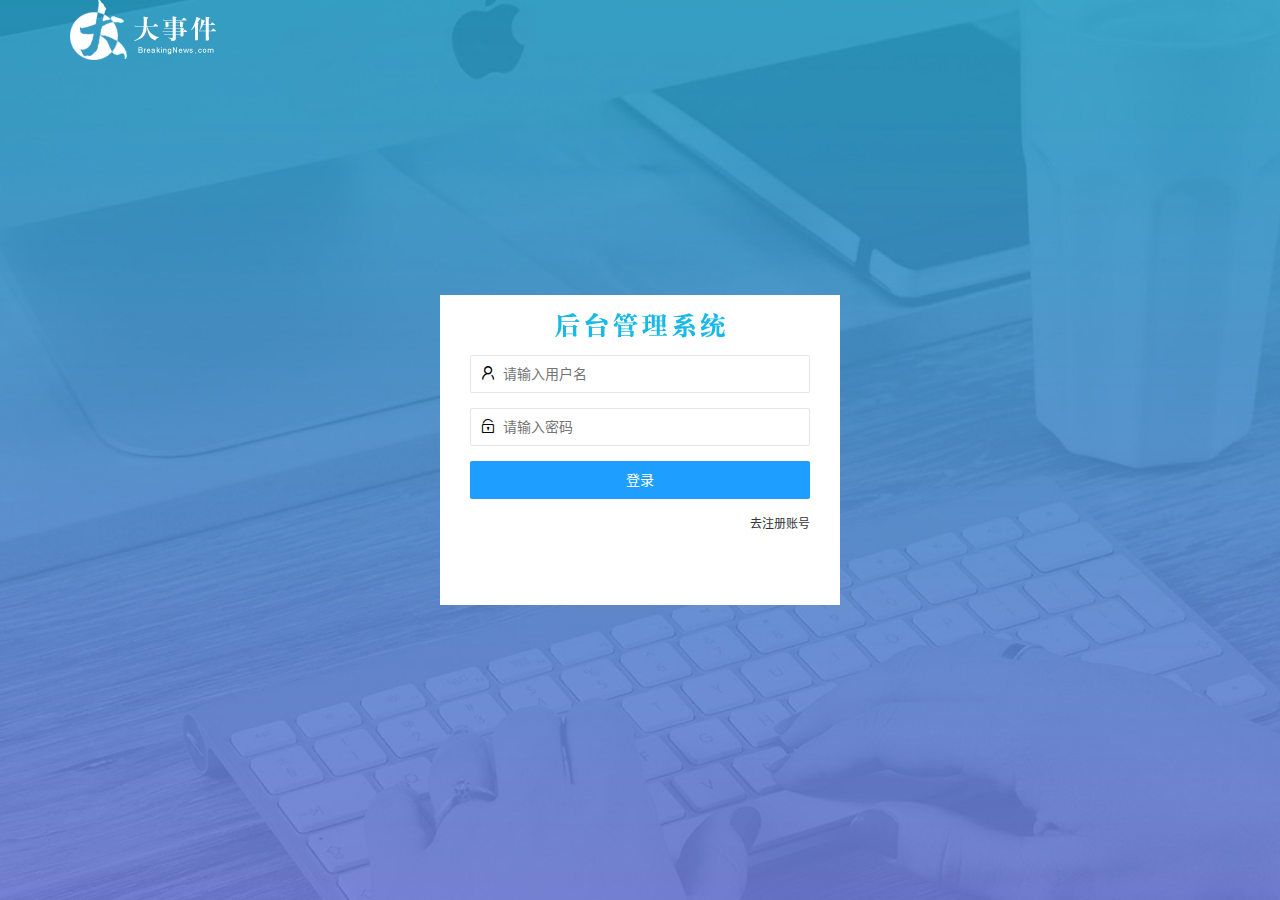
<file: login.html>
<!DOCTYPE html>
<html lang="zh-CN">

<head>
    <meta charset="UTF-8">
    <meta name="viewport" content="width=device-width, initial-scale=1.0">
    <title>大事件-登录/注册</title>
    <!-- 导入 LayUI 的样式 -->
    <link rel="stylesheet" href="./assets/lib/layui/css/layui.css" />
    <!-- 导入自己的样式表 -->
    
    <link rel="stylesheet" href="./assets/css/login.css" />
</head>

<body>
    <!-- 头部的 Logo 区域 -->
    <div class="layui-main">
        <img src="assets/images/logo.png" alt="" />
    </div>
    <!-- 登录注册区域 -->
    <div class="loginAndRegBox">
        <div class="title-box"></div>
        <!-- 登录的div -->
        <div class="login-box">
            <!-- 登录的表单 -->
            <form class="layui-form" id="form_login">
                <!-- 用户名 -->
                <div class="layui-form-item">
                    <i class="layui-icon layui-icon-username"></i>
                    <input type="text" name="username" required lay-verify="required" placeholder="请输入用户名"
                        autocomplete="off" class="layui-input" />
                </div>
                <!-- 密码 -->
                <div class="layui-form-item">
                    <i class="layui-icon layui-icon-password"></i>
                    <input type="password" name="password" required lay-verify="required|pwd" placeholder="请输入密码"
                        autocomplete="off" class="layui-input" />
                </div>
                <!-- 登录按钮 -->
                <div class="layui-form-item">
                    <!-- 注意：表单提交按钮和普通按钮的区别，就是 lay-submit 属性 -->
                    <button class="layui-btn layui-btn-fluid layui-btn-normal" lay-submit>登录</button>
                </div>
                <div class="layui-form-item links">
                    <a href="javascript:;" id="link_reg">去注册账号</a>
                </div>
            </form>
        </div>
        <!-- 注册的div -->
        <div class="reg-box">
            <!-- 注册的表单 -->
            <form class="layui-form" id="form_reg">
                <!-- 用户名 -->
                <div class="layui-form-item">
                    <i class="layui-icon layui-icon-username"></i>
                    <input type="text" name="username" required lay-verify="required" placeholder="请输入用户名"
                        autocomplete="off" class="layui-input" />
                </div>
                <!-- 密码 -->
                <div class="layui-form-item">
                    <i class="layui-icon layui-icon-password"></i>
                    <input type="password" name="password" required lay-verify="required|pwd" placeholder="请输入密码"
                        autocomplete="off" class="layui-input" />
                </div>
                <!-- 密码确认框 -->
                <div class="layui-form-item">
                    <i class="layui-icon layui-icon-password"></i>
                    <input type="password" name="repassword" required lay-verify="required|pwd|repwd"
                        placeholder="再次确认密码" autocomplete="off" class="layui-input" />
                </div>
                <!-- 注册按钮 -->
                <div class="layui-form-item">
                    <!-- 注意：表单提交按钮和普通按钮的区别，就是 lay-submit 属性 -->
                    <button class="layui-btn layui-btn-fluid layui-btn-normal" lay-submit>注册</button>
                </div>
                <div class="layui-form-item links">
                    <a href="javascript:;" id="link_login">去登录</a>
                </div>
            </form>
        </div>
    </div>
    <script src="./assets/lib/layui/layui.all.js"></script>
    <script src="./assets/lib/jquery.js"></script>


    <!-- <script src="assets/js/baseAPl.js"></script> -->
    <script src="assets/js/login.js"></script>
</body>

</html>
</file>
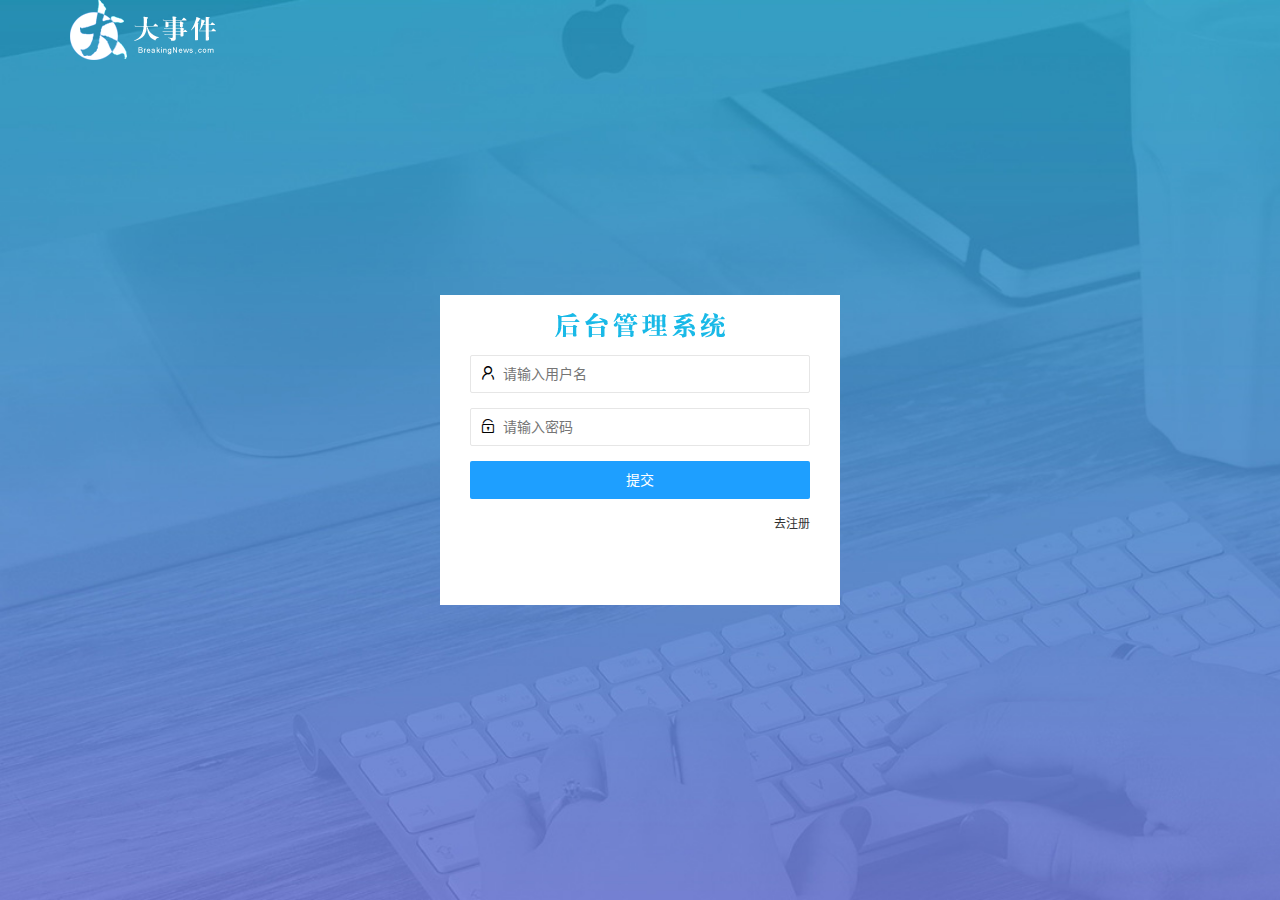
<file: login1.html>
<!DOCTYPE html>
<html lang="zh-CN">

<head>
    <meta charset="UTF-8">
    <meta name="viewport" content="width=device-width, initial-scale=1.0">
    <title>Document</title>
    <link rel="stylesheet" href="./assets/css/login1.css">
    <link rel="stylesheet" href="./assets/lib/layui/css/layui.css">
</head>

<body>
    <!-- 头部 -->
    <div class="layui-main ">
        <img src="./assets/images/logo.png" alt="">
    </div>
    <!-- 登录区域 -->
    <div class="loginAndRegBox">
        <div class="title-box"></div>
        <div class="login-box">
            <form class="layui-form" action="">

                <div class="layui-form-item">
                    <i class="layui-icon layui-icon-username"></i>
                    <input type="text" name="title" required lay-verify="required" placeholder="请输入用户名"
                        autocomplete="off" class="layui-input">

                </div>
                <div class="layui-form-item">
                    <i class="layui-icon layui-icon-password"></i>
                    <input type="text" name="title" required lay-verify="required pwp" placeholder="请输入密码"
                        autocomplete="off" class="layui-input">

                </div>
                <div class="layui-form-item">

                    <button class="layui-btn layui-btn-fluid  layui-btn-normal" lay-submit>提交</button>

                </div>

                <div class="layui-form-item links">
                    <a href="javascript:;" id='link_reg'>去注册</a>
                </div>
            </form>
        </div>
        <div class="reg-box">
            <!-- <a href="javascript:;" id='link_login'>去登陆</a> -->
            <form class="layui-form" id="form_reg">
                <!-- 用户名 -->
                <div class="layui-form-item">
                    <i class="layui-icon layui-icon-username"></i>
                    <input type="text" name="title" required lay-verify="required" placeholder="请输入用户名"
                        autocomplete="off" class="layui-input">

                </div>
                <!-- 密码 -->
                <div class="layui-form-item">
                    <i class="layui-icon layui-icon-password"></i>
                    <input type="password" name="title" required lay-verify="required|pwd" placeholder="请输入密码"
                        autocomplete="off" class="layui-input">

                </div>
                <!-- 密码确认框 -->
                <div class="layui-form-item">
                    <i class="layui-icon layui-icon-password"></i>
                    <input type="password" name="title" required lay-verify="required |pwd |repwd" placeholder="再次确认密码"
                        autocomplete="off" class="layui-input">

                </div>
                <div class="layui-form-item">

                    <button class="layui-btn layui-btn-fluid  layui-btn-normal" lay-submit>注册</button>

                </div>
                <div class="layui-form-item links">
                    <a href="javascript:;" id='link_login'>去登陆</a>
                </div>
            </form>
        </div>
    </div>




    <script src="./assets/lib/layui/layui.all.js"></script>
    <script src="./assets/lib/jquery.js"></script>

    <script src="./assets/js/login1.js"></script>
</body>

</html>
</file>
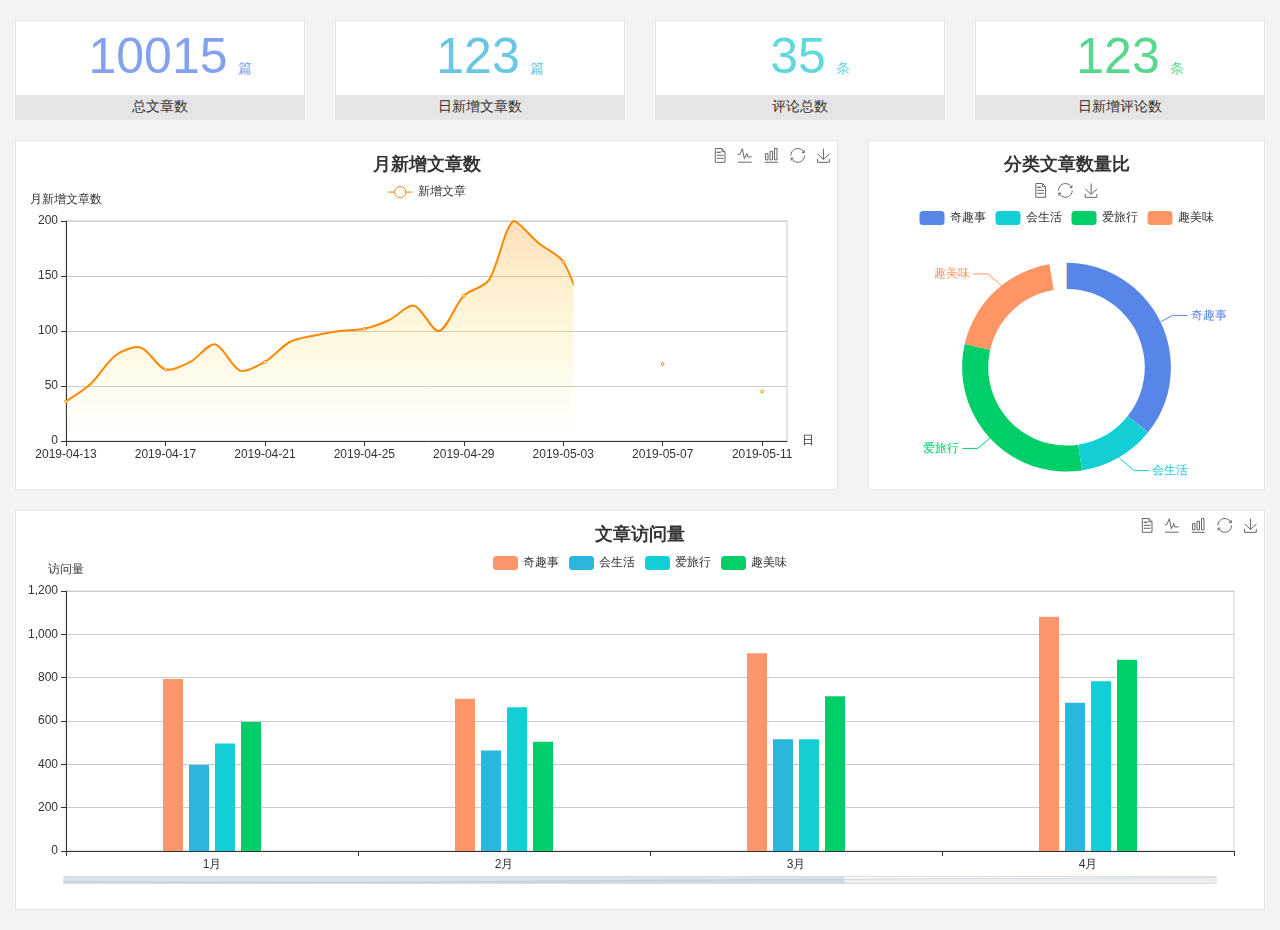
<file: home/dashboard.html>
<!DOCTYPE html>
<html lang="en">

<head>
  <meta charset="UTF-8">
  <meta name="viewport" content="width=device-width, initial-scale=1.0">
  <meta http-equiv="X-UA-Compatible" content="ie=edge">
  <title>图表统计</title>
  <link rel="stylesheet" href="../../assets/lib/bootstrap.css" />
  <link rel="stylesheet" href="../../assets/lib/main.css" />
  <script src="../../assets/lib/jquery.js"></script>
  <script type="text/javascript" src="../../assets/lib/echarts.min.js"></script>
</head>

<body>
  <div class="container-fluid">
    <div class="row spannel_list">
      <div class="col-sm-3 col-xs-6">
        <div class="spannel">
          <em>10015</em><span>篇</span>
          <b>总文章数</b>
        </div>
      </div>
      <div class="col-sm-3 col-xs-6">
        <div class="spannel scolor01">
          <em>123</em><span>篇</span>
          <b>日新增文章数</b>
        </div>
      </div>
      <div class="col-sm-3 col-xs-6">
        <div class="spannel scolor02">
          <em>35</em><span>条</span>
          <b>评论总数</b>
        </div>
      </div>
      <div class="col-sm-3 col-xs-6">
        <div class="spannel scolor03">
          <em>123</em><span>条</span>
          <b>日新增评论数</b>
        </div>
      </div>
    </div>
  </div>

  <div class="container-fluid">
    <div class="row curve-pie">
      <div class="col-lg-8 col-md-8">
        <div class="gragh_pannel" id="curve_show"></div>
      </div>
      <div class="col-lg-4 col-md-4">
        <div class="gragh_pannel" id="pie_show"></div>
      </div>
    </div>
  </div>

  <div class="container-fluid">
    <div class="column_pannel" id="column_show"></div>
  </div>

  <script>
    var oChart = echarts.init(document.getElementById('curve_show'));
    var aList_all = [
      { 'count': 36, 'date': '2019-04-13' },
      { 'count': 52, 'date': '2019-04-14' },
      { 'count': 78, 'date': '2019-04-15' },
      { 'count': 85, 'date': '2019-04-16' },
      { 'count': 65, 'date': '2019-04-17' },
      { 'count': 72, 'date': '2019-04-18' },
      { 'count': 88, 'date': '2019-04-19' },
      { 'count': 64, 'date': '2019-04-20' },
      { 'count': 72, 'date': '2019-04-21' },
      { 'count': 90, 'date': '2019-04-22' },
      { 'count': 96, 'date': '2019-04-23' },
      { 'count': 100, 'date': '2019-04-24' },
      { 'count': 102, 'date': '2019-04-25' },
      { 'count': 110, 'date': '2019-04-26' },
      { 'count': 123, 'date': '2019-04-27' },
      { 'count': 100, 'date': '2019-04-28' },
      { 'count': 132, 'date': '2019-04-29' },
      { 'count': 146, 'date': '2019-04-30' },
      { 'count': 200, 'date': '2019-05-01' },
      { 'count': 180, 'date': '2019-05-02' },
      { 'count': 163, 'date': '2019-05-03' },
      { 'count': 110, 'date': '2019-05-04' },
      { 'count': 80, 'date': '2019-05-05' },
      { 'count': 82, 'date': '2019-05-06' },
      { 'count': 70, 'date': '2019-05-07' },
      { 'count': 65, 'date': '2019-05-08' },
      { 'count': 54, 'date': '2019-05-09' },
      { 'count': 40, 'date': '2019-05-10' },
      { 'count': 45, 'date': '2019-05-11' },
      { 'count': 38, 'date': '2019-05-12' },
    ];

    let aCount = [];
    let aDate = [];

    for (var i = 0; i < aList_all.length; i++) {
      aCount.push(aList_all[i].count);
      aDate.push(aList_all[i].date);
    }

    var chartopt = {
      title: {
        text: '月新增文章数',
        left: 'center',
        top: '10'
      },
      tooltip: {
        trigger: 'axis'
      },
      legend: {
        data: ['新增文章'],
        top: '40'
      },
      toolbox: {
        show: true,
        feature: {
          mark: { show: true },
          dataView: { show: true, readOnly: false },
          magicType: { show: true, type: ['line', 'bar'] },
          restore: { show: true },
          saveAsImage: { show: true }
        }
      },
      calculable: true,
      xAxis: [
        {
          name: '日',
          type: 'category',
          boundaryGap: false,
          data: aDate
        }
      ],
      yAxis: [
        {
          name: '月新增文章数',
          type: 'value'
        }
      ],
      series: [
        {
          name: '新增文章',
          type: 'line',
          smooth: true,
          itemStyle: { normal: { areaStyle: { type: 'default' }, color: '#f80' }, lineStyle: { color: '#f80' } },
          data: aCount
        }],
      areaStyle: {
        normal: {
          color: new echarts.graphic.LinearGradient(0, 0, 0, 1, [{
            offset: 0,
            color: 'rgba(255,136,0,0.39)'
          }, {
            offset: .34,
            color: 'rgba(255,180,0,0.25)'
          }, {
            offset: 1,
            color: 'rgba(255,222,0,0.00)'
          }])

        }
      },
      grid: {
        show: true,
        x: 50,
        x2: 50,
        y: 80,
        height: 220
      }
    };

    oChart.setOption(chartopt);


    var oPie = echarts.init(document.getElementById('pie_show'));
    var oPieopt =
    {
      title: {
        top: 10,
        text: '分类文章数量比',
        x: 'center'
      },
      tooltip: {
        trigger: 'item',
        formatter: "{a} <br/>{b} : {c} ({d}%)"
      },
      color: ['#5885e8', '#13cfd5', '#00ce68', '#ff9565'],
      legend: {
        x: 'center',
        top: 65,
        data: ['奇趣事', '会生活', '爱旅行', '趣美味']
      },
      toolbox: {
        show: true,
        x: 'center',
        top: 35,
        feature: {
          mark: { show: true },
          dataView: { show: true, readOnly: false },
          magicType: {
            show: true,
            type: ['pie', 'funnel'],
            option: {
              funnel: {
                x: '25%',
                width: '50%',
                funnelAlign: 'left',
                max: 1548
              }
            }
          },
          restore: { show: true },
          saveAsImage: { show: true }
        }
      },
      calculable: true,
      series: [
        {
          name: '访问来源',
          type: 'pie',
          radius: ['45%', '60%'],
          center: ['50%', '65%'],
          data: [
            { value: 300, name: '奇趣事' },
            { value: 100, name: '会生活' },
            { value: 260, name: '爱旅行' },
            { value: 180, name: '趣美味' }
          ]
        }
      ]
    };
    oPie.setOption(oPieopt);



    var oColumn = this.echarts.init(document.getElementById('column_show'));
    var oColumnopt =
    {
      title: {
        text: '文章访问量',
        left: 'center',
        top: '10'
      },
      tooltip: {
        trigger: 'axis'
      },
      legend: {
        data: ['奇趣事', '会生活', '爱旅行', '趣美味'],
        top: '40'
      },
      toolbox: {
        show: true,
        feature: {
          mark: { show: true },
          dataView: { show: true, readOnly: false },
          magicType: { show: true, type: ['line', 'bar'] },
          restore: { show: true },
          saveAsImage: { show: true }
        }
      },
      calculable: true,
      xAxis: [
        {
          type: 'category',
          data: ['1月', '2月', '3月', '4月', '5月']
        }
      ],
      yAxis: [
        {
          name: '访问量',
          type: 'value'
        }
      ],
      series: [
        {
          name: '奇趣事',
          type: 'bar',
          barWidth: 20,
          itemStyle: {
            normal: { areaStyle: { type: 'default' }, color: '#fd956a' }
          },
          data: [800, 708, 920, 1090, 1200]
        },
        {
          name: '会生活',
          type: 'bar',
          barWidth: 20,
          itemStyle: {
            normal: { areaStyle: { type: 'default' }, color: '#2bb6db' }
          },
          data: [400, 468, 520, 690, 800]
        },
        {
          name: '爱旅行',
          type: 'bar',
          barWidth: 20,
          itemStyle: {
            normal: { areaStyle: { type: 'default' }, color: '#13cfd5' }
          },
          data: [500, 668, 520, 790, 900]
        },
        {
          name: '趣美味',
          type: 'bar',
          barWidth: 20,
          itemStyle: {
            normal: { areaStyle: { type: 'default' }, color: '#00ce68' }
          },
          data: [600, 508, 720, 890, 1000]
        }
      ],
      grid: {
        show: true,
        x: 50,
        x2: 30,
        y: 80,
        height: 260
      },
      dataZoom: [//给x轴设置滚动条
        {
          start: 0,//默认为0
          end: 100 - 1000 / 31,//默认为100
          type: 'slider',
          show: true,
          xAxisIndex: [0],
          handleSize: 0,//滑动条的 左右2个滑动条的大小
          height: 8,//组件高度
          left: 45, //左边的距离
          right: 50,//右边的距离
          bottom: 26,//右边的距离
          handleColor: '#ddd',//h滑动图标的颜色
          handleStyle: {
            borderColor: "#cacaca",
            borderWidth: "1",
            shadowBlur: 2,
            background: "#ddd",
            shadowColor: "#ddd",
          }
        }]
    };
    oColumn.setOption(oColumnopt);
  </script>
</body>

</html>
</file>
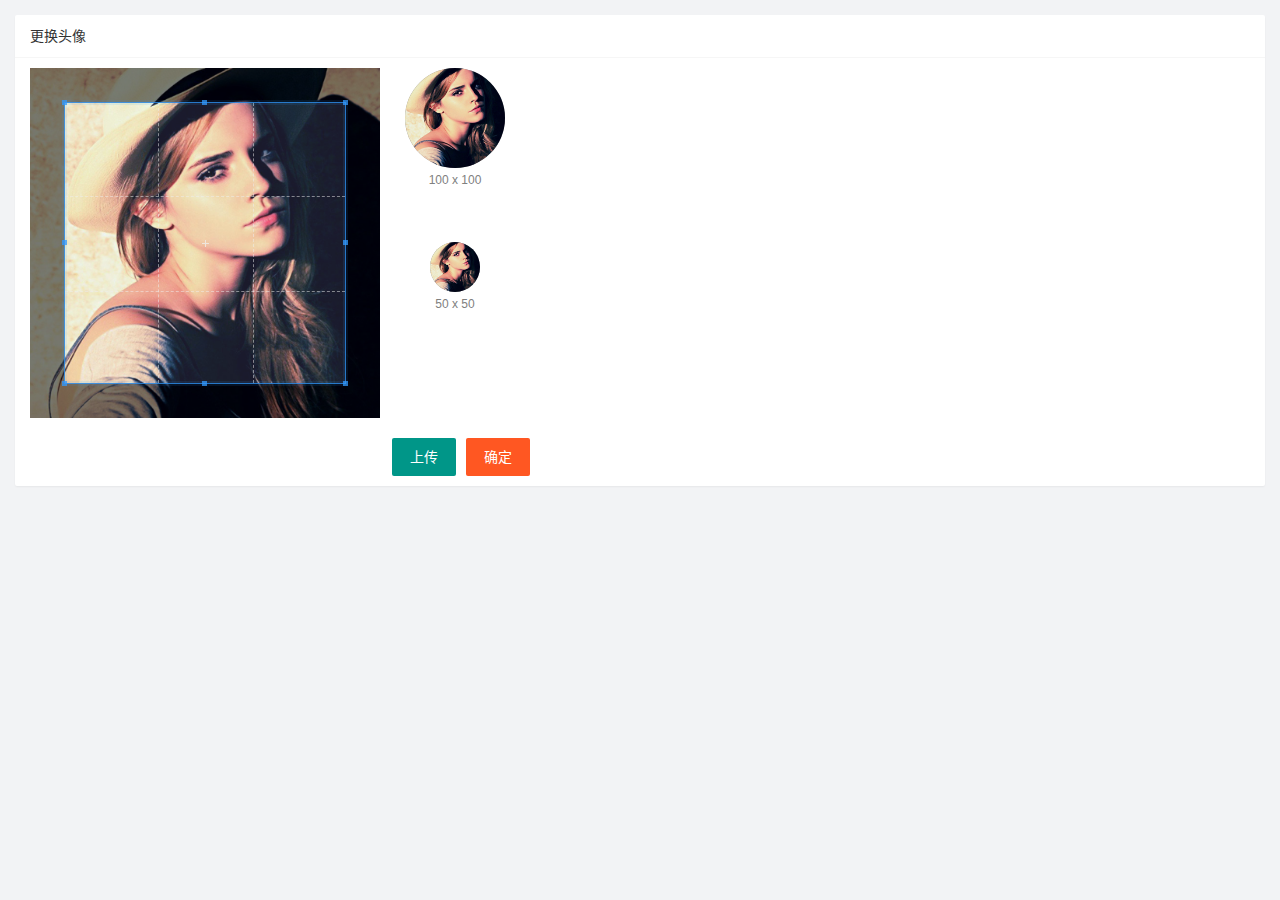
<file: user/user_avatar.html>
<!DOCTYPE html>
<html lang="zh-CN">

<head>
    <meta charset="UTF-8">
    <meta name="viewport" content="width=device-width, initial-scale=1.0">
    <title>Document</title>
    <link rel="stylesheet" href="/assets/lib/layui/css/layui.css">
    <link rel="stylesheet" href="/assets/lib/cropper/cropper.css" />
    <link rel="stylesheet" href="/assets/css/user/user_avatar.css">
</head>

<body>
    <div class="layui-card">
        <div class="layui-card-header">更换头像</div>
        <div class="layui-card-body">
            <!-- 第一行的图片裁剪和预览区域 -->
            <div class="row1">
                <!-- 图片裁剪区域 -->
                <div class="cropper-box">
                    <!-- 这个 img 标签很重要，将来会把它初始化为裁剪区域 -->
                    <img id="image" src="/assets/images/sample.jpg" />
                </div>
                <!-- 图片的预览区域 -->
                <div class="preview-box">
                    <div>
                        <!-- 宽高为 100px 的预览区域 -->
                        <div class="img-preview w100"></div>
                        <p class="size">100 x 100</p>
                    </div>
                    <div>
                        <!-- 宽高为 50px 的预览区域 -->
                        <div class="img-preview w50"></div>
                        <p class="size">50 x 50</p>
                    </div>
                </div>
            </div <!-- 第二行的按钮区域 -->
            <div class="row2">
                <input type="file" id="file" accept="image/png,image/jpeg">
                <button type="button" class="layui-btn" id="btnChooseImage">上传</button>
                <button type="button" class="layui-btn layui-btn-danger" id="btnUpload">确定</button>
            </div>
        </div>
    </div>

    <script src="../assets/lib/layui/layui.all.js"></script>
    <script src="../assets/lib/jquery.js"></script>
    <!-- <script src="../assets/lib/cropper/Cropper.js"></script> -->
    <script src="../assets/lib/cropper/Cropper.js"></script>
    <!-- <script src="/assets/lib/cropper/jquery-cropper.js"></script> -->
    <script src="../assets/lib/cropper/jquery-cropper.js"></script>
    <script src="../assets/js/baseAPI.js"></script>
    <script src="../assets/js/user_avatar.js"></script>
</body>

</html>
</file>
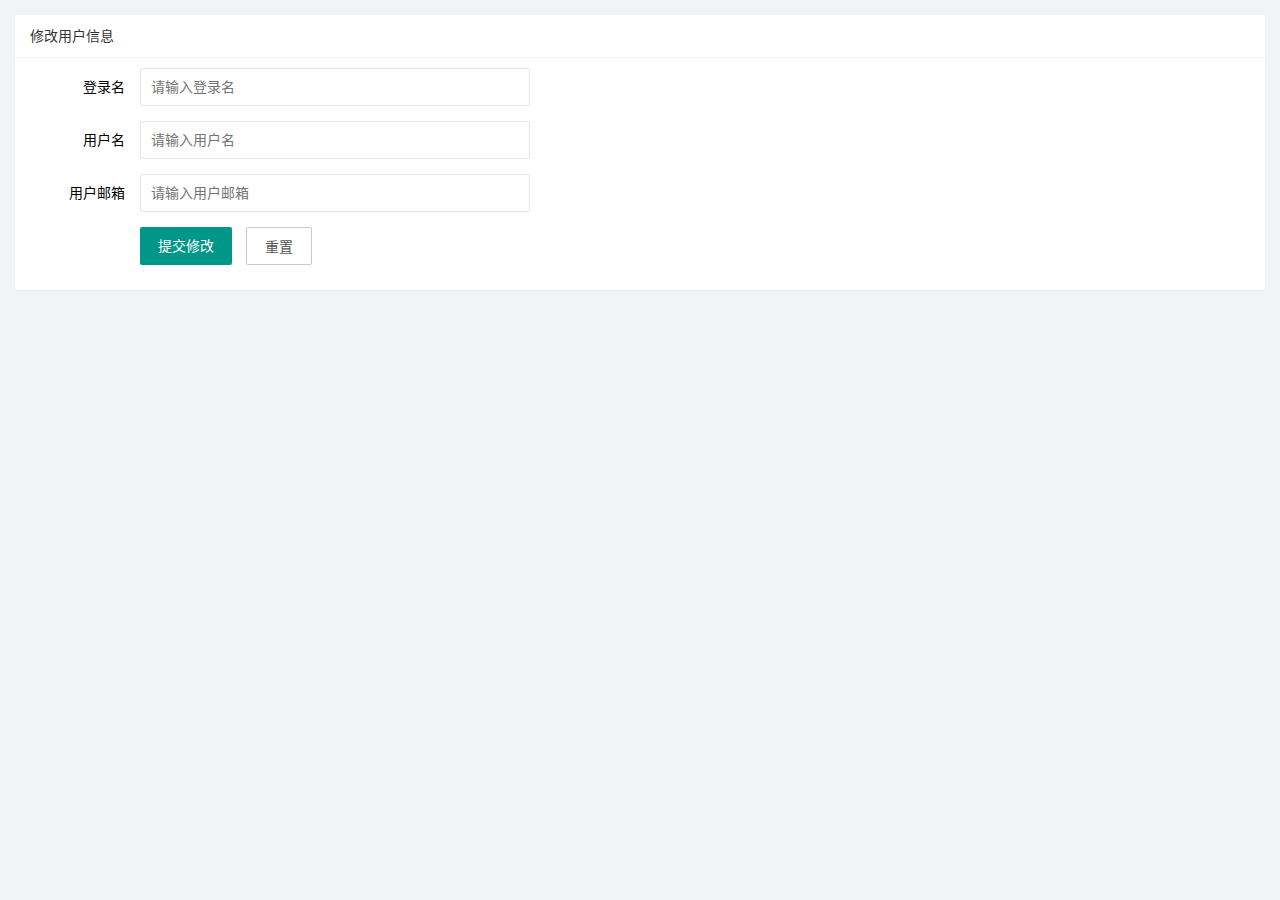
<file: user/user_info.html>
<!DOCTYPE html>
<html lang="zh-CN">

<head>
    <meta charset="UTF-8">
    <meta name="viewport" content="width=device-width, initial-scale=1.0">
    <title>Document</title>
    <link rel="stylesheet" href="/assets/lib/layui/css/layui.css">
    <link rel="stylesheet" href="/assets/css/user/user_info.css">
</head>

<body>
    <div class="layui-card">
        <div class="layui-card-header">修改用户信息</div>
        <div class="layui-card-body">
            <form class="layui-form" lay-filter='formuserInfo'>

                <input type="hidden" name="id" value="">
                <div class="layui-form-item">
                    <label class="layui-form-label">登录名</label>
                    <div class="layui-input-block">
                        <input type="text" name="username" required lay-verify="required" placeholder="请输入登录名"
                            autocomplete="off" class="layui-input" readonly>
                    </div>
                </div>
                <div class="layui-form-item">
                    <label class="layui-form-label">用户名</label>
                    <div class="layui-input-block">
                        <input type="text" name="nickname" required lay-verify="required|nickname" placeholder="请输入用户名"
                            autocomplete="off" class="layui-input">
                    </div>
                </div>
                <div class="layui-form-item">
                    <label class="layui-form-label">用户邮箱</label>
                    <div class="layui-input-block">
                        <input type="text" name="email" required lay-verify="required|email" placeholder="请输入用户邮箱"
                            autocomplete="off" class="layui-input">
                    </div>
                </div>
                <div class="layui-form-item">
                    <div class="layui-input-block">
                        <button class="layui-btn" lay-submit lay-filter="formDemo">提交修改</button>
                        <button type="reset" class="layui-btn layui-btn-primary" id='btnReset'>重置</button>
                    </div>
                </div>
            </form>
        </div>
    </div>

    <script src="../assets/lib/layui/layui.all.js"></script>

    <script src="../assets/lib/jquery.js"></script>
    <script src="../assets/js/baseAPI.js"></script>
    <script src="../assets/js/user_info.js"></script>
</body>

</html>
</file>
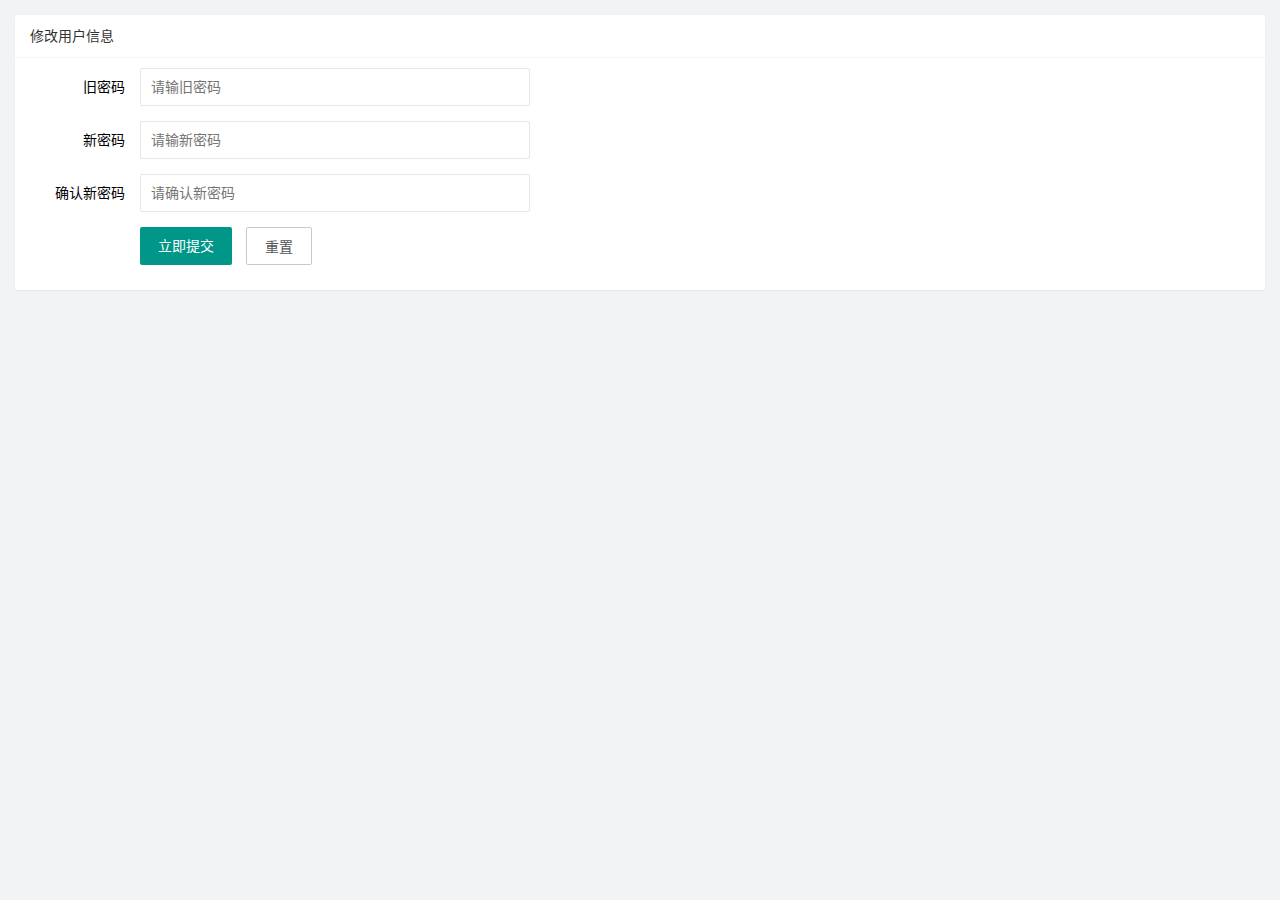
<file: user/user_pwd.html>
<!DOCTYPE html>
<html lang="zh-CN">

<head>
    <meta charset="UTF-8">
    <meta name="viewport" content="width=device-width, initial-scale=1.0">
    <title>Document</title>
    <link rel="stylesheet" href="/assets/lib/layui/css/layui.css">
    

    <link rel="stylesheet" href="/assets/css/user/user_pwd.css">
</head>

<body>
    <div class="layui-card">
        <div class="layui-card-header">修改用户信息</div>
        <div class="layui-card-body">
            <form class="layui-form">
                <div class="layui-form-item">
                    <label class="layui-form-label">旧密码</label>
                    <div class="layui-input-block">
                        <input type="password" name="oldPwd" required lay-verify="required" placeholder="请输旧密码"
                            autocomplete="off" class="layui-input">
                    </div>
                </div>
                <div class="layui-form-item">
                    <label class="layui-form-label">新密码</label>
                    <div class="layui-input-block">
                        <input type="password" name="newPwd" required lay-verify="required|pwd|samePwd"
                            placeholder="请输新密码" autocomplete="off" class="layui-input">
                    </div>
                </div>
                <div class="layui-form-item">
                    <label class="layui-form-label">确认新密码</label>
                    <div class="layui-input-block">
                        <input type="password" name="rePwd" required lay-verify="required|pwd|rePwd"
                            placeholder="请确认新密码" autocomplete="off" class="layui-input">
                    </div>
                </div>
                <div class="layui-form-item">
                    <div class="layui-input-block">
                        <button class="layui-btn" lay-submit lay-filter="formDemo">立即提交</button>
                        <button type="reset" class="layui-btn layui-btn-primary">重置</button>
                    </div>
                </div>
            </form>
        </div>
    </div>
    <script src="../assets/lib/layui/layui.all.js"></script>

    <script src="../assets/lib/jquery.js"></script>
    <script src="../assets/js/baseAPI.js"></script>
    <script src="../assets/js/user_pwd.js"></script>
</body>

</html>
</file>
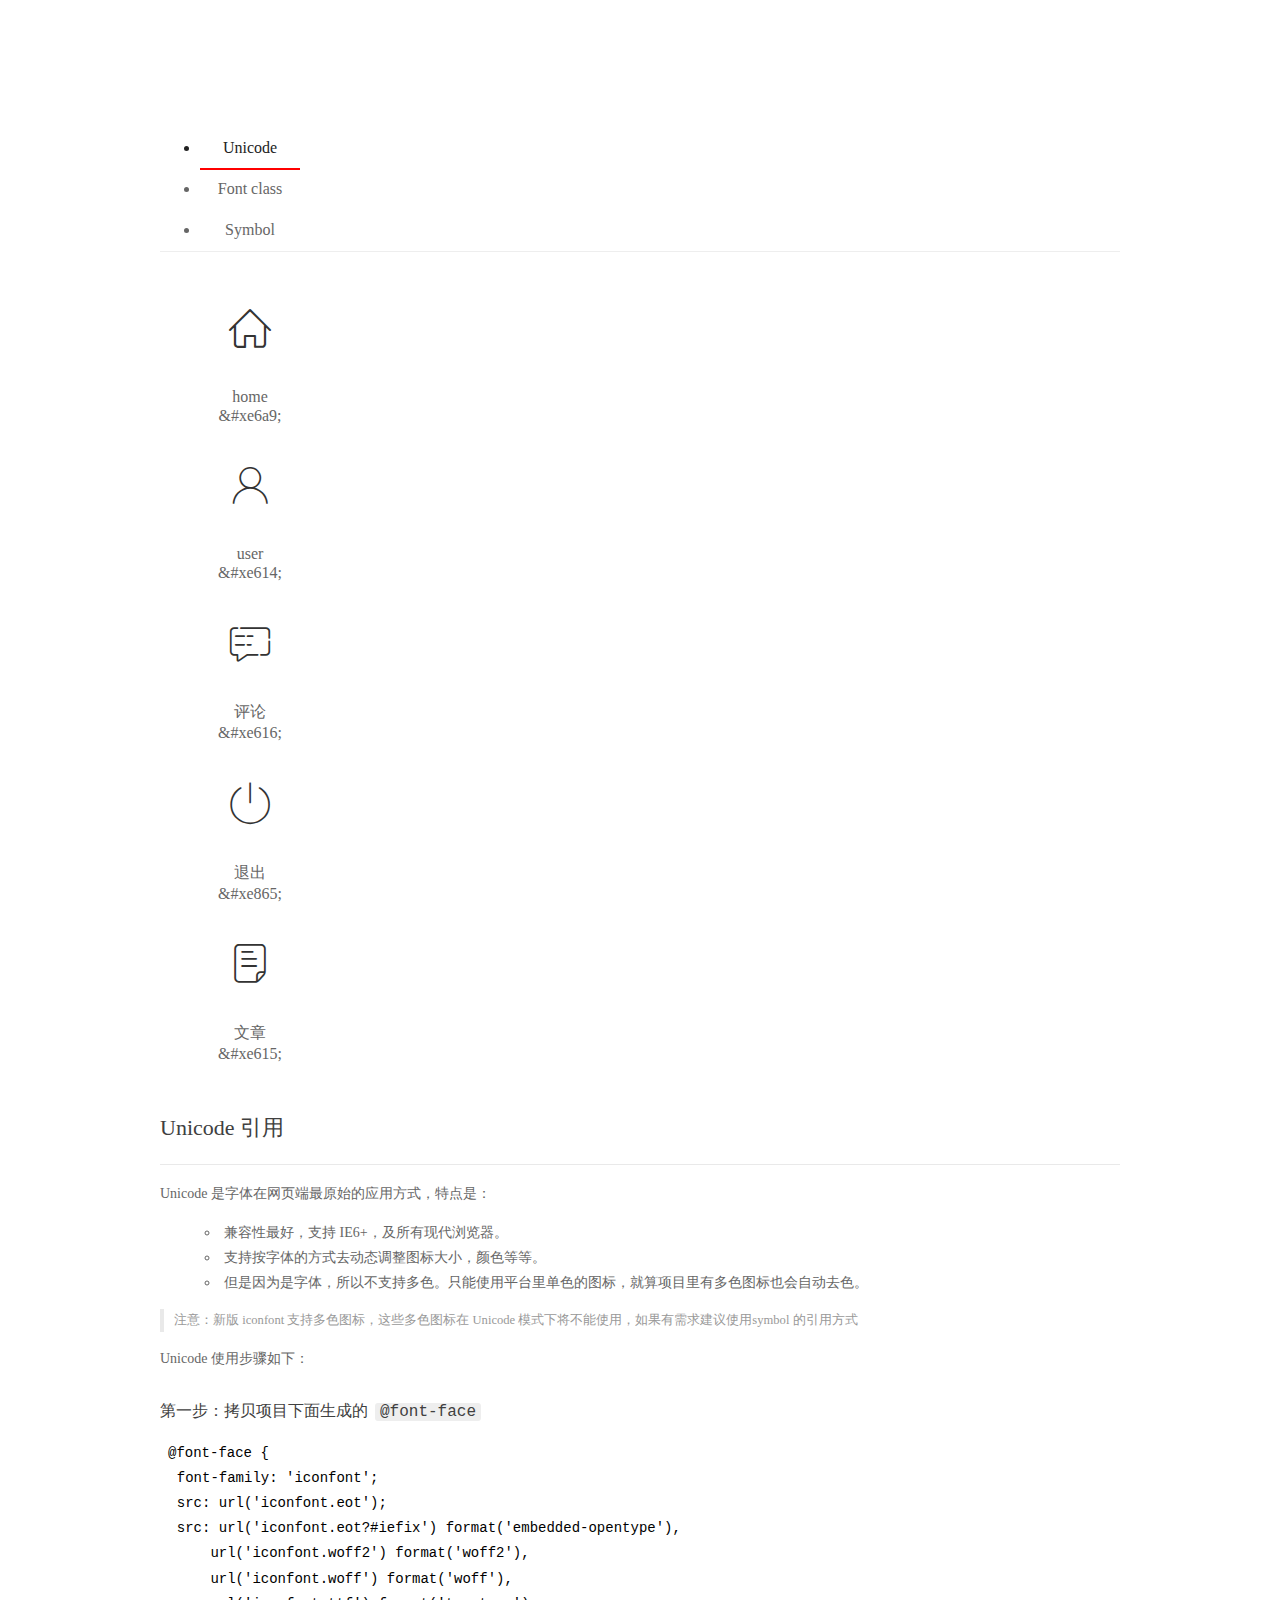
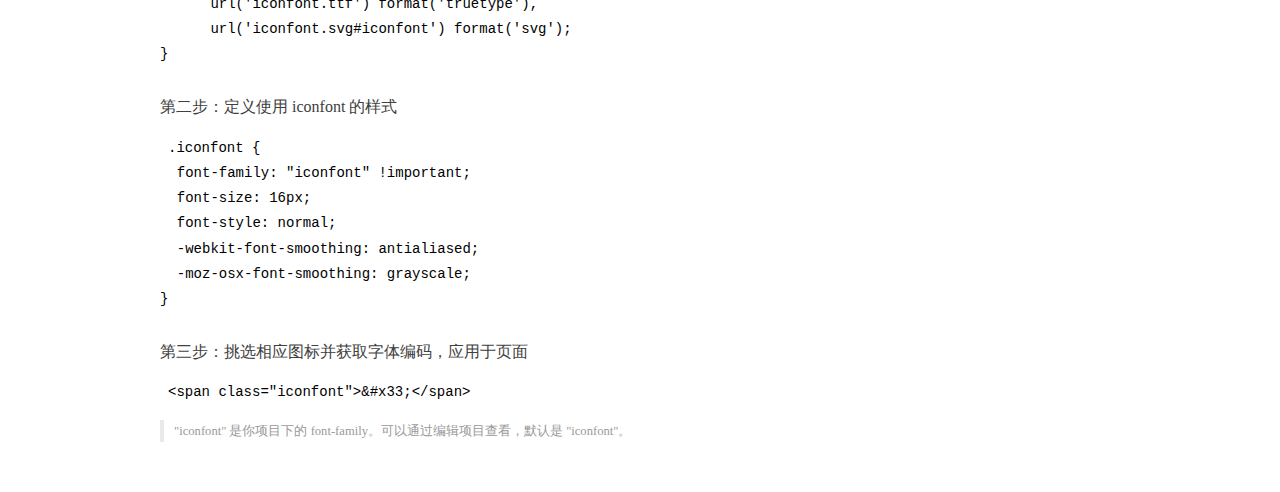
<file: assets/fonts/demo_index.html>
<!DOCTYPE html>
<html>
<head>
  <meta charset="utf-8"/>
  <title>IconFont Demo</title>
  <link rel="shortcut icon" href="https://gtms04.alicdn.com/tps/i4/TB1_oz6GVXXXXaFXpXXJDFnIXXX-64-64.ico" type="image/x-icon"/>
  <link rel="stylesheet" href="https://g.alicdn.com/thx/cube/1.3.2/cube.min.css">
  <link rel="stylesheet" href="demo.css">
  <link rel="stylesheet" href="iconfont.css">
  <script src="iconfont.js"></script>
  <!-- jQuery -->
  <script src="https://a1.alicdn.com/oss/uploads/2018/12/26/7bfddb60-08e8-11e9-9b04-53e73bb6408b.js"></script>
  <!-- 代码高亮 -->
  <script src="https://a1.alicdn.com/oss/uploads/2018/12/26/a3f714d0-08e6-11e9-8a15-ebf944d7534c.js"></script>
</head>
<body>
  <div class="main">
    <h1 class="logo"><a href="https://www.iconfont.cn/" title="iconfont 首页" target="_blank">&#xe86b;</a></h1>
    <div class="nav-tabs">
      <ul id="tabs" class="dib-box">
        <li class="dib active"><span>Unicode</span></li>
        <li class="dib"><span>Font class</span></li>
        <li class="dib"><span>Symbol</span></li>
      </ul>
      
    </div>
    <div class="tab-container">
      <div class="content unicode" style="display: block;">
          <ul class="icon_lists dib-box">
          
            <li class="dib">
              <span class="icon iconfont">&#xe6a9;</span>
                <div class="name">home</div>
                <div class="code-name">&amp;#xe6a9;</div>
              </li>
          
            <li class="dib">
              <span class="icon iconfont">&#xe614;</span>
                <div class="name">user</div>
                <div class="code-name">&amp;#xe614;</div>
              </li>
          
            <li class="dib">
              <span class="icon iconfont">&#xe616;</span>
                <div class="name">评论</div>
                <div class="code-name">&amp;#xe616;</div>
              </li>
          
            <li class="dib">
              <span class="icon iconfont">&#xe865;</span>
                <div class="name">退出</div>
                <div class="code-name">&amp;#xe865;</div>
              </li>
          
            <li class="dib">
              <span class="icon iconfont">&#xe615;</span>
                <div class="name">文章</div>
                <div class="code-name">&amp;#xe615;</div>
              </li>
          
          </ul>
          <div class="article markdown">
          <h2 id="unicode-">Unicode 引用</h2>
          <hr>

          <p>Unicode 是字体在网页端最原始的应用方式，特点是：</p>
          <ul>
            <li>兼容性最好，支持 IE6+，及所有现代浏览器。</li>
            <li>支持按字体的方式去动态调整图标大小，颜色等等。</li>
            <li>但是因为是字体，所以不支持多色。只能使用平台里单色的图标，就算项目里有多色图标也会自动去色。</li>
          </ul>
          <blockquote>
            <p>注意：新版 iconfont 支持多色图标，这些多色图标在 Unicode 模式下将不能使用，如果有需求建议使用symbol 的引用方式</p>
          </blockquote>
          <p>Unicode 使用步骤如下：</p>
          <h3 id="-font-face">第一步：拷贝项目下面生成的 <code>@font-face</code></h3>
<pre><code class="language-css"
>@font-face {
  font-family: 'iconfont';
  src: url('iconfont.eot');
  src: url('iconfont.eot?#iefix') format('embedded-opentype'),
      url('iconfont.woff2') format('woff2'),
      url('iconfont.woff') format('woff'),
      url('iconfont.ttf') format('truetype'),
      url('iconfont.svg#iconfont') format('svg');
}
</code></pre>
          <h3 id="-iconfont-">第二步：定义使用 iconfont 的样式</h3>
<pre><code class="language-css"
>.iconfont {
  font-family: "iconfont" !important;
  font-size: 16px;
  font-style: normal;
  -webkit-font-smoothing: antialiased;
  -moz-osx-font-smoothing: grayscale;
}
</code></pre>
          <h3 id="-">第三步：挑选相应图标并获取字体编码，应用于页面</h3>
<pre>
<code class="language-html"
>&lt;span class="iconfont"&gt;&amp;#x33;&lt;/span&gt;
</code></pre>
          <blockquote>
            <p>"iconfont" 是你项目下的 font-family。可以通过编辑项目查看，默认是 "iconfont"。</p>
          </blockquote>
          </div>
      </div>
      <div class="content font-class">
        <ul class="icon_lists dib-box">
          
          <li class="dib">
            <span class="icon iconfont icon-home"></span>
            <div class="name">
              home
            </div>
            <div class="code-name">.icon-home
            </div>
          </li>
          
          <li class="dib">
            <span class="icon iconfont icon-user"></span>
            <div class="name">
              user
            </div>
            <div class="code-name">.icon-user
            </div>
          </li>
          
          <li class="dib">
            <span class="icon iconfont icon-pinglun"></span>
            <div class="name">
              评论
            </div>
            <div class="code-name">.icon-pinglun
            </div>
          </li>
          
          <li class="dib">
            <span class="icon iconfont icon-tuichu"></span>
            <div class="name">
              退出
            </div>
            <div class="code-name">.icon-tuichu
            </div>
          </li>
          
          <li class="dib">
            <span class="icon iconfont icon-16"></span>
            <div class="name">
              文章
            </div>
            <div class="code-name">.icon-16
            </div>
          </li>
          
        </ul>
        <div class="article markdown">
        <h2 id="font-class-">font-class 引用</h2>
        <hr>

        <p>font-class 是 Unicode 使用方式的一种变种，主要是解决 Unicode 书写不直观，语意不明确的问题。</p>
        <p>与 Unicode 使用方式相比，具有如下特点：</p>
        <ul>
          <li>兼容性良好，支持 IE8+，及所有现代浏览器。</li>
          <li>相比于 Unicode 语意明确，书写更直观。可以很容易分辨这个 icon 是什么。</li>
          <li>因为使用 class 来定义图标，所以当要替换图标时，只需要修改 class 里面的 Unicode 引用。</li>
          <li>不过因为本质上还是使用的字体，所以多色图标还是不支持的。</li>
        </ul>
        <p>使用步骤如下：</p>
        <h3 id="-fontclass-">第一步：引入项目下面生成的 fontclass 代码：</h3>
<pre><code class="language-html">&lt;link rel="stylesheet" href="./iconfont.css"&gt;
</code></pre>
        <h3 id="-">第二步：挑选相应图标并获取类名，应用于页面：</h3>
<pre><code class="language-html">&lt;span class="iconfont icon-xxx"&gt;&lt;/span&gt;
</code></pre>
        <blockquote>
          <p>"
            iconfont" 是你项目下的 font-family。可以通过编辑项目查看，默认是 "iconfont"。</p>
        </blockquote>
      </div>
      </div>
      <div class="content symbol">
          <ul class="icon_lists dib-box">
          
            <li class="dib">
                <svg class="icon svg-icon" aria-hidden="true">
                  <use xlink:href="#icon-home"></use>
                </svg>
                <div class="name">home</div>
                <div class="code-name">#icon-home</div>
            </li>
          
            <li class="dib">
                <svg class="icon svg-icon" aria-hidden="true">
                  <use xlink:href="#icon-user"></use>
                </svg>
                <div class="name">user</div>
                <div class="code-name">#icon-user</div>
            </li>
          
            <li class="dib">
                <svg class="icon svg-icon" aria-hidden="true">
                  <use xlink:href="#icon-pinglun"></use>
                </svg>
                <div class="name">评论</div>
                <div class="code-name">#icon-pinglun</div>
            </li>
          
            <li class="dib">
                <svg class="icon svg-icon" aria-hidden="true">
                  <use xlink:href="#icon-tuichu"></use>
                </svg>
                <div class="name">退出</div>
                <div class="code-name">#icon-tuichu</div>
            </li>
          
            <li class="dib">
                <svg class="icon svg-icon" aria-hidden="true">
                  <use xlink:href="#icon-16"></use>
                </svg>
                <div class="name">文章</div>
                <div class="code-name">#icon-16</div>
            </li>
          
          </ul>
          <div class="article markdown">
          <h2 id="symbol-">Symbol 引用</h2>
          <hr>

          <p>这是一种全新的使用方式，应该说这才是未来的主流，也是平台目前推荐的用法。相关介绍可以参考这篇<a href="">文章</a>
            这种用法其实是做了一个 SVG 的集合，与另外两种相比具有如下特点：</p>
          <ul>
            <li>支持多色图标了，不再受单色限制。</li>
            <li>通过一些技巧，支持像字体那样，通过 <code>font-size</code>, <code>color</code> 来调整样式。</li>
            <li>兼容性较差，支持 IE9+，及现代浏览器。</li>
            <li>浏览器渲染 SVG 的性能一般，还不如 png。</li>
          </ul>
          <p>使用步骤如下：</p>
          <h3 id="-symbol-">第一步：引入项目下面生成的 symbol 代码：</h3>
<pre><code class="language-html">&lt;script src="./iconfont.js"&gt;&lt;/script&gt;
</code></pre>
          <h3 id="-css-">第二步：加入通用 CSS 代码（引入一次就行）：</h3>
<pre><code class="language-html">&lt;style&gt;
.icon {
  width: 1em;
  height: 1em;
  vertical-align: -0.15em;
  fill: currentColor;
  overflow: hidden;
}
&lt;/style&gt;
</code></pre>
          <h3 id="-">第三步：挑选相应图标并获取类名，应用于页面：</h3>
<pre><code class="language-html">&lt;svg class="icon" aria-hidden="true"&gt;
  &lt;use xlink:href="#icon-xxx"&gt;&lt;/use&gt;
&lt;/svg&gt;
</code></pre>
          </div>
      </div>

    </div>
  </div>
  <script>
  $(document).ready(function () {
      $('.tab-container .content:first').show()

      $('#tabs li').click(function (e) {
        var tabContent = $('.tab-container .content')
        var index = $(this).index()

        if ($(this).hasClass('active')) {
          return
        } else {
          $('#tabs li').removeClass('active')
          $(this).addClass('active')

          tabContent.hide().eq(index).fadeIn()
        }
      })
    })
  </script>
</body>
</html>
</file>
<file: assets/lib/layui/css/layui.css>
/** layui-v2.5.5 MIT License By https://www.layui.com */
 .layui-inline,img{display:inline-block;vertical-align:middle}h1,h2,h3,h4,h5,h6{font-weight:400}.layui-edge,.layui-header,.layui-inline,.layui-main{position:relative}.layui-body,.layui-edge,.layui-elip{overflow:hidden}.layui-btn,.layui-edge,.layui-inline,img{vertical-align:middle}.layui-btn,.layui-disabled,.layui-icon,.layui-unselect{-moz-user-select:none;-webkit-user-select:none;-ms-user-select:none}.layui-elip,.layui-form-checkbox span,.layui-form-pane .layui-form-label{text-overflow:ellipsis;white-space:nowrap}.layui-breadcrumb,.layui-tree-btnGroup{visibility:hidden}blockquote,body,button,dd,div,dl,dt,form,h1,h2,h3,h4,h5,h6,input,li,ol,p,pre,td,textarea,th,ul{margin:0;padding:0;-webkit-tap-highlight-color:rgba(0,0,0,0)}a:active,a:hover{outline:0}img{border:none}li{list-style:none}table{border-collapse:collapse;border-spacing:0}h4,h5,h6{font-size:100%}button,input,optgroup,option,select,textarea{font-family:inherit;font-size:inherit;font-style:inherit;font-weight:inherit;outline:0}pre{white-space:pre-wrap;white-space:-moz-pre-wrap;white-space:-pre-wrap;white-space:-o-pre-wrap;word-wrap:break-word}body{line-height:24px;font:14px Helvetica Neue,Helvetica,PingFang SC,Tahoma,Arial,sans-serif}hr{height:1px;margin:10px 0;border:0;clear:both}a{color:#333;text-decoration:none}a:hover{color:#777}a cite{font-style:normal;*cursor:pointer}.layui-border-box,.layui-border-box *{box-sizing:border-box}.layui-box,.layui-box *{box-sizing:content-box}.layui-clear{clear:both;*zoom:1}.layui-clear:after{content:'\20';clear:both;*zoom:1;display:block;height:0}.layui-inline{*display:inline;*zoom:1}.layui-edge{display:inline-block;width:0;height:0;border-width:6px;border-style:dashed;border-color:transparent}.layui-edge-top{top:-4px;border-bottom-color:#999;border-bottom-style:solid}.layui-edge-right{border-left-color:#999;border-left-style:solid}.layui-edge-bottom{top:2px;border-top-color:#999;border-top-style:solid}.layui-edge-left{border-right-color:#999;border-right-style:solid}.layui-disabled,.layui-disabled:hover{color:#d2d2d2!important;cursor:not-allowed!important}.layui-circle{border-radius:100%}.layui-show{display:block!important}.layui-hide{display:none!important}@font-face{font-family:layui-icon;src:url(../font/iconfont.eot?v=250);src:url(../font/iconfont.eot?v=250#iefix) format('embedded-opentype'),url(../font/iconfont.woff2?v=250) format('woff2'),url(../font/iconfont.woff?v=250) format('woff'),url(../font/iconfont.ttf?v=250) format('truetype'),url(../font/iconfont.svg?v=250#layui-icon) format('svg')}.layui-icon{font-family:layui-icon!important;font-size:16px;font-style:normal;-webkit-font-smoothing:antialiased;-moz-osx-font-smoothing:grayscale}.layui-icon-reply-fill:before{content:"\e611"}.layui-icon-set-fill:before{content:"\e614"}.layui-icon-menu-fill:before{content:"\e60f"}.layui-icon-search:before{content:"\e615"}.layui-icon-share:before{content:"\e641"}.layui-icon-set-sm:before{content:"\e620"}.layui-icon-engine:before{content:"\e628"}.layui-icon-close:before{content:"\1006"}.layui-icon-close-fill:before{content:"\1007"}.layui-icon-chart-screen:before{content:"\e629"}.layui-icon-star:before{content:"\e600"}.layui-icon-circle-dot:before{content:"\e617"}.layui-icon-chat:before{content:"\e606"}.layui-icon-release:before{content:"\e609"}.layui-icon-list:before{content:"\e60a"}.layui-icon-chart:before{content:"\e62c"}.layui-icon-ok-circle:before{content:"\1005"}.layui-icon-layim-theme:before{content:"\e61b"}.layui-icon-table:before{content:"\e62d"}.layui-icon-right:before{content:"\e602"}.layui-icon-left:before{content:"\e603"}.layui-icon-cart-simple:before{content:"\e698"}.layui-icon-face-cry:before{content:"\e69c"}.layui-icon-face-smile:before{content:"\e6af"}.layui-icon-survey:before{content:"\e6b2"}.layui-icon-tree:before{content:"\e62e"}.layui-icon-upload-circle:before{content:"\e62f"}.layui-icon-add-circle:before{content:"\e61f"}.layui-icon-download-circle:before{content:"\e601"}.layui-icon-templeate-1:before{content:"\e630"}.layui-icon-util:before{content:"\e631"}.layui-icon-face-surprised:before{content:"\e664"}.layui-icon-edit:before{content:"\e642"}.layui-icon-speaker:before{content:"\e645"}.layui-icon-down:before{content:"\e61a"}.layui-icon-file:before{content:"\e621"}.layui-icon-layouts:before{content:"\e632"}.layui-icon-rate-half:before{content:"\e6c9"}.layui-icon-add-circle-fine:before{content:"\e608"}.layui-icon-prev-circle:before{content:"\e633"}.layui-icon-read:before{content:"\e705"}.layui-icon-404:before{content:"\e61c"}.layui-icon-carousel:before{content:"\e634"}.layui-icon-help:before{content:"\e607"}.layui-icon-code-circle:before{content:"\e635"}.layui-icon-water:before{content:"\e636"}.layui-icon-username:before{content:"\e66f"}.layui-icon-find-fill:before{content:"\e670"}.layui-icon-about:before{content:"\e60b"}.layui-icon-location:before{content:"\e715"}.layui-icon-up:before{content:"\e619"}.layui-icon-pause:before{content:"\e651"}.layui-icon-date:before{content:"\e637"}.layui-icon-layim-uploadfile:before{content:"\e61d"}.layui-icon-delete:before{content:"\e640"}.layui-icon-play:before{content:"\e652"}.layui-icon-top:before{content:"\e604"}.layui-icon-friends:before{content:"\e612"}.layui-icon-refresh-3:before{content:"\e9aa"}.layui-icon-ok:before{content:"\e605"}.layui-icon-layer:before{content:"\e638"}.layui-icon-face-smile-fine:before{content:"\e60c"}.layui-icon-dollar:before{content:"\e659"}.layui-icon-group:before{content:"\e613"}.layui-icon-layim-download:before{content:"\e61e"}.layui-icon-picture-fine:before{content:"\e60d"}.layui-icon-link:before{content:"\e64c"}.layui-icon-diamond:before{content:"\e735"}.layui-icon-log:before{content:"\e60e"}.layui-icon-rate-solid:before{content:"\e67a"}.layui-icon-fonts-del:before{content:"\e64f"}.layui-icon-unlink:before{content:"\e64d"}.layui-icon-fonts-clear:before{content:"\e639"}.layui-icon-triangle-r:before{content:"\e623"}.layui-icon-circle:before{content:"\e63f"}.layui-icon-radio:before{content:"\e643"}.layui-icon-align-center:before{content:"\e647"}.layui-icon-align-right:before{content:"\e648"}.layui-icon-align-left:before{content:"\e649"}.layui-icon-loading-1:before{content:"\e63e"}.layui-icon-return:before{content:"\e65c"}.layui-icon-fonts-strong:before{content:"\e62b"}.layui-icon-upload:before{content:"\e67c"}.layui-icon-dialogue:before{content:"\e63a"}.layui-icon-video:before{content:"\e6ed"}.layui-icon-headset:before{content:"\e6fc"}.layui-icon-cellphone-fine:before{content:"\e63b"}.layui-icon-add-1:before{content:"\e654"}.layui-icon-face-smile-b:before{content:"\e650"}.layui-icon-fonts-html:before{content:"\e64b"}.layui-icon-form:before{content:"\e63c"}.layui-icon-cart:before{content:"\e657"}.layui-icon-camera-fill:before{content:"\e65d"}.layui-icon-tabs:before{content:"\e62a"}.layui-icon-fonts-code:before{content:"\e64e"}.layui-icon-fire:before{content:"\e756"}.layui-icon-set:before{content:"\e716"}.layui-icon-fonts-u:before{content:"\e646"}.layui-icon-triangle-d:before{content:"\e625"}.layui-icon-tips:before{content:"\e702"}.layui-icon-picture:before{content:"\e64a"}.layui-icon-more-vertical:before{content:"\e671"}.layui-icon-flag:before{content:"\e66c"}.layui-icon-loading:before{content:"\e63d"}.layui-icon-fonts-i:before{content:"\e644"}.layui-icon-refresh-1:before{content:"\e666"}.layui-icon-rmb:before{content:"\e65e"}.layui-icon-home:before{content:"\e68e"}.layui-icon-user:before{content:"\e770"}.layui-icon-notice:before{content:"\e667"}.layui-icon-login-weibo:before{content:"\e675"}.layui-icon-voice:before{content:"\e688"}.layui-icon-upload-drag:before{content:"\e681"}.layui-icon-login-qq:before{content:"\e676"}.layui-icon-snowflake:before{content:"\e6b1"}.layui-icon-file-b:before{content:"\e655"}.layui-icon-template:before{content:"\e663"}.layui-icon-auz:before{content:"\e672"}.layui-icon-console:before{content:"\e665"}.layui-icon-app:before{content:"\e653"}.layui-icon-prev:before{content:"\e65a"}.layui-icon-website:before{content:"\e7ae"}.layui-icon-next:before{content:"\e65b"}.layui-icon-component:before{content:"\e857"}.layui-icon-more:before{content:"\e65f"}.layui-icon-login-wechat:before{content:"\e677"}.layui-icon-shrink-right:before{content:"\e668"}.layui-icon-spread-left:before{content:"\e66b"}.layui-icon-camera:before{content:"\e660"}.layui-icon-note:before{content:"\e66e"}.layui-icon-refresh:before{content:"\e669"}.layui-icon-female:before{content:"\e661"}.layui-icon-male:before{content:"\e662"}.layui-icon-password:before{content:"\e673"}.layui-icon-senior:before{content:"\e674"}.layui-icon-theme:before{content:"\e66a"}.layui-icon-tread:before{content:"\e6c5"}.layui-icon-praise:before{content:"\e6c6"}.layui-icon-star-fill:before{content:"\e658"}.layui-icon-rate:before{content:"\e67b"}.layui-icon-template-1:before{content:"\e656"}.layui-icon-vercode:before{content:"\e679"}.layui-icon-cellphone:before{content:"\e678"}.layui-icon-screen-full:before{content:"\e622"}.layui-icon-screen-restore:before{content:"\e758"}.layui-icon-cols:before{content:"\e610"}.layui-icon-export:before{content:"\e67d"}.layui-icon-print:before{content:"\e66d"}.layui-icon-slider:before{content:"\e714"}.layui-icon-addition:before{content:"\e624"}.layui-icon-subtraction:before{content:"\e67e"}.layui-icon-service:before{content:"\e626"}.layui-icon-transfer:before{content:"\e691"}.layui-main{width:1140px;margin:0 auto}.layui-header{z-index:1000;height:60px}.layui-header a:hover{transition:all .5s;-webkit-transition:all .5s}.layui-side{position:fixed;left:0;top:0;bottom:0;z-index:999;width:200px;overflow-x:hidden}.layui-side-scroll{position:relative;width:220px;height:100%;overflow-x:hidden}.layui-body{position:absolute;left:200px;right:0;top:0;bottom:0;z-index:998;width:auto;overflow-y:auto;box-sizing:border-box}.layui-layout-body{overflow:hidden}.layui-layout-admin .layui-header{background-color:#23262E}.layui-layout-admin .layui-side{top:60px;width:200px;overflow-x:hidden}.layui-layout-admin .layui-body{position:fixed;top:60px;bottom:44px}.layui-layout-admin .layui-main{width:auto;margin:0 15px}.layui-layout-admin .layui-footer{position:fixed;left:200px;right:0;bottom:0;height:44px;line-height:44px;padding:0 15px;background-color:#eee}.layui-layout-admin .layui-logo{position:absolute;left:0;top:0;width:200px;height:100%;line-height:60px;text-align:center;color:#009688;font-size:16px}.layui-layout-admin .layui-header .layui-nav{background:0 0}.layui-layout-left{position:absolute!important;left:200px;top:0}.layui-layout-right{position:absolute!important;right:0;top:0}.layui-container{position:relative;margin:0 auto;padding:0 15px;box-sizing:border-box}.layui-fluid{position:relative;margin:0 auto;padding:0 15px}.layui-row:after,.layui-row:before{content:'';display:block;clear:both}.layui-col-lg1,.layui-col-lg10,.layui-col-lg11,.layui-col-lg12,.layui-col-lg2,.layui-col-lg3,.layui-col-lg4,.layui-col-lg5,.layui-col-lg6,.layui-col-lg7,.layui-col-lg8,.layui-col-lg9,.layui-col-md1,.layui-col-md10,.layui-col-md11,.layui-col-md12,.layui-col-md2,.layui-col-md3,.layui-col-md4,.layui-col-md5,.layui-col-md6,.layui-col-md7,.layui-col-md8,.layui-col-md9,.layui-col-sm1,.layui-col-sm10,.layui-col-sm11,.layui-col-sm12,.layui-col-sm2,.layui-col-sm3,.layui-col-sm4,.layui-col-sm5,.layui-col-sm6,.layui-col-sm7,.layui-col-sm8,.layui-col-sm9,.layui-col-xs1,.layui-col-xs10,.layui-col-xs11,.layui-col-xs12,.layui-col-xs2,.layui-col-xs3,.layui-col-xs4,.layui-col-xs5,.layui-col-xs6,.layui-col-xs7,.layui-col-xs8,.layui-col-xs9{position:relative;display:block;box-sizing:border-box}.layui-col-xs1,.layui-col-xs10,.layui-col-xs11,.layui-col-xs12,.layui-col-xs2,.layui-col-xs3,.layui-col-xs4,.layui-col-xs5,.layui-col-xs6,.layui-col-xs7,.layui-col-xs8,.layui-col-xs9{float:left}.layui-col-xs1{width:8.33333333%}.layui-col-xs2{width:16.66666667%}.layui-col-xs3{width:25%}.layui-col-xs4{width:33.33333333%}.layui-col-xs5{width:41.66666667%}.layui-col-xs6{width:50%}.layui-col-xs7{width:58.33333333%}.layui-col-xs8{width:66.66666667%}.layui-col-xs9{width:75%}.layui-col-xs10{width:83.33333333%}.layui-col-xs11{width:91.66666667%}.layui-col-xs12{width:100%}.layui-col-xs-offset1{margin-left:8.33333333%}.layui-col-xs-offset2{margin-left:16.66666667%}.layui-col-xs-offset3{margin-left:25%}.layui-col-xs-offset4{margin-left:33.33333333%}.layui-col-xs-offset5{margin-left:41.66666667%}.layui-col-xs-offset6{margin-left:50%}.layui-col-xs-offset7{margin-left:58.33333333%}.layui-col-xs-offset8{margin-left:66.66666667%}.layui-col-xs-offset9{margin-left:75%}.layui-col-xs-offset10{margin-left:83.33333333%}.layui-col-xs-offset11{margin-left:91.66666667%}.layui-col-xs-offset12{margin-left:100%}@media screen and (max-width:768px){.layui-hide-xs{display:none!important}.layui-show-xs-block{display:block!important}.layui-show-xs-inline{display:inline!important}.layui-show-xs-inline-block{display:inline-block!important}}@media screen and (min-width:768px){.layui-container{width:750px}.layui-hide-sm{display:none!important}.layui-show-sm-block{display:block!important}.layui-show-sm-inline{display:inline!important}.layui-show-sm-inline-block{display:inline-block!important}.layui-col-sm1,.layui-col-sm10,.layui-col-sm11,.layui-col-sm12,.layui-col-sm2,.layui-col-sm3,.layui-col-sm4,.layui-col-sm5,.layui-col-sm6,.layui-col-sm7,.layui-col-sm8,.layui-col-sm9{float:left}.layui-col-sm1{width:8.33333333%}.layui-col-sm2{width:16.66666667%}.layui-col-sm3{width:25%}.layui-col-sm4{width:33.33333333%}.layui-col-sm5{width:41.66666667%}.layui-col-sm6{width:50%}.layui-col-sm7{width:58.33333333%}.layui-col-sm8{width:66.66666667%}.layui-col-sm9{width:75%}.layui-col-sm10{width:83.33333333%}.layui-col-sm11{width:91.66666667%}.layui-col-sm12{width:100%}.layui-col-sm-offset1{margin-left:8.33333333%}.layui-col-sm-offset2{margin-left:16.66666667%}.layui-col-sm-offset3{margin-left:25%}.layui-col-sm-offset4{margin-left:33.33333333%}.layui-col-sm-offset5{margin-left:41.66666667%}.layui-col-sm-offset6{margin-left:50%}.layui-col-sm-offset7{margin-left:58.33333333%}.layui-col-sm-offset8{margin-left:66.66666667%}.layui-col-sm-offset9{margin-left:75%}.layui-col-sm-offset10{margin-left:83.33333333%}.layui-col-sm-offset11{margin-left:91.66666667%}.layui-col-sm-offset12{margin-left:100%}}@media screen and (min-width:992px){.layui-container{width:970px}.layui-hide-md{display:none!important}.layui-show-md-block{display:block!important}.layui-show-md-inline{display:inline!important}.layui-show-md-inline-block{display:inline-block!important}.layui-col-md1,.layui-col-md10,.layui-col-md11,.layui-col-md12,.layui-col-md2,.layui-col-md3,.layui-col-md4,.layui-col-md5,.layui-col-md6,.layui-col-md7,.layui-col-md8,.layui-col-md9{float:left}.layui-col-md1{width:8.33333333%}.layui-col-md2{width:16.66666667%}.layui-col-md3{width:25%}.layui-col-md4{width:33.33333333%}.layui-col-md5{width:41.66666667%}.layui-col-md6{width:50%}.layui-col-md7{width:58.33333333%}.layui-col-md8{width:66.66666667%}.layui-col-md9{width:75%}.layui-col-md10{width:83.33333333%}.layui-col-md11{width:91.66666667%}.layui-col-md12{width:100%}.layui-col-md-offset1{margin-left:8.33333333%}.layui-col-md-offset2{margin-left:16.66666667%}.layui-col-md-offset3{margin-left:25%}.layui-col-md-offset4{margin-left:33.33333333%}.layui-col-md-offset5{margin-left:41.66666667%}.layui-col-md-offset6{margin-left:50%}.layui-col-md-offset7{margin-left:58.33333333%}.layui-col-md-offset8{margin-left:66.66666667%}.layui-col-md-offset9{margin-left:75%}.layui-col-md-offset10{margin-left:83.33333333%}.layui-col-md-offset11{margin-left:91.66666667%}.layui-col-md-offset12{margin-left:100%}}@media screen and (min-width:1200px){.layui-container{width:1170px}.layui-hide-lg{display:none!important}.layui-show-lg-block{display:block!important}.layui-show-lg-inline{display:inline!important}.layui-show-lg-inline-block{display:inline-block!important}.layui-col-lg1,.layui-col-lg10,.layui-col-lg11,.layui-col-lg12,.layui-col-lg2,.layui-col-lg3,.layui-col-lg4,.layui-col-lg5,.layui-col-lg6,.layui-col-lg7,.layui-col-lg8,.layui-col-lg9{float:left}.layui-col-lg1{width:8.33333333%}.layui-col-lg2{width:16.66666667%}.layui-col-lg3{width:25%}.layui-col-lg4{width:33.33333333%}.layui-col-lg5{width:41.66666667%}.layui-col-lg6{width:50%}.layui-col-lg7{width:58.33333333%}.layui-col-lg8{width:66.66666667%}.layui-col-lg9{width:75%}.layui-col-lg10{width:83.33333333%}.layui-col-lg11{width:91.66666667%}.layui-col-lg12{width:100%}.layui-col-lg-offset1{margin-left:8.33333333%}.layui-col-lg-offset2{margin-left:16.66666667%}.layui-col-lg-offset3{margin-left:25%}.layui-col-lg-offset4{margin-left:33.33333333%}.layui-col-lg-offset5{margin-left:41.66666667%}.layui-col-lg-offset6{margin-left:50%}.layui-col-lg-offset7{margin-left:58.33333333%}.layui-col-lg-offset8{margin-left:66.66666667%}.layui-col-lg-offset9{margin-left:75%}.layui-col-lg-offset10{margin-left:83.33333333%}.layui-col-lg-offset11{margin-left:91.66666667%}.layui-col-lg-offset12{margin-left:100%}}.layui-col-space1{margin:-.5px}.layui-col-space1>*{padding:.5px}.layui-col-space3{margin:-1.5px}.layui-col-space3>*{padding:1.5px}.layui-col-space5{margin:-2.5px}.layui-col-space5>*{padding:2.5px}.layui-col-space8{margin:-3.5px}.layui-col-space8>*{padding:3.5px}.layui-col-space10{margin:-5px}.layui-col-space10>*{padding:5px}.layui-col-space12{margin:-6px}.layui-col-space12>*{padding:6px}.layui-col-space15{margin:-7.5px}.layui-col-space15>*{padding:7.5px}.layui-col-space18{margin:-9px}.layui-col-space18>*{padding:9px}.layui-col-space20{margin:-10px}.layui-col-space20>*{padding:10px}.layui-col-space22{margin:-11px}.layui-col-space22>*{padding:11px}.layui-col-space25{margin:-12.5px}.layui-col-space25>*{padding:12.5px}.layui-col-space30{margin:-15px}.layui-col-space30>*{padding:15px}.layui-btn,.layui-input,.layui-select,.layui-textarea,.layui-upload-button{outline:0;-webkit-appearance:none;transition:all .3s;-webkit-transition:all .3s;box-sizing:border-box}.layui-elem-quote{margin-bottom:10px;padding:15px;line-height:22px;border-left:5px solid #009688;border-radius:0 2px 2px 0;background-color:#f2f2f2}.layui-quote-nm{border-style:solid;border-width:1px 1px 1px 5px;background:0 0}.layui-elem-field{margin-bottom:10px;padding:0;border-width:1px;border-style:solid}.layui-elem-field legend{margin-left:20px;padding:0 10px;font-size:20px;font-weight:300}.layui-field-title{margin:10px 0 20px;border-width:1px 0 0}.layui-field-box{padding:10px 15px}.layui-field-title .layui-field-box{padding:10px 0}.layui-progress{position:relative;height:6px;border-radius:20px;background-color:#e2e2e2}.layui-progress-bar{position:absolute;left:0;top:0;width:0;max-width:100%;height:6px;border-radius:20px;text-align:right;background-color:#5FB878;transition:all .3s;-webkit-transition:all .3s}.layui-progress-big,.layui-progress-big .layui-progress-bar{height:18px;line-height:18px}.layui-progress-text{position:relative;top:-20px;line-height:18px;font-size:12px;color:#666}.layui-progress-big .layui-progress-text{position:static;padding:0 10px;color:#fff}.layui-collapse{border-width:1px;border-style:solid;border-radius:2px}.layui-colla-content,.layui-colla-item{border-top-width:1px;border-top-style:solid}.layui-colla-item:first-child{border-top:none}.layui-colla-title{position:relative;height:42px;line-height:42px;padding:0 15px 0 35px;color:#333;background-color:#f2f2f2;cursor:pointer;font-size:14px;overflow:hidden}.layui-colla-content{display:none;padding:10px 15px;line-height:22px;color:#666}.layui-colla-icon{position:absolute;left:15px;top:0;font-size:14px}.layui-card{margin-bottom:15px;border-radius:2px;background-color:#fff;box-shadow:0 1px 2px 0 rgba(0,0,0,.05)}.layui-card:last-child{margin-bottom:0}.layui-card-header{position:relative;height:42px;line-height:42px;padding:0 15px;border-bottom:1px solid #f6f6f6;color:#333;border-radius:2px 2px 0 0;font-size:14px}.layui-bg-black,.layui-bg-blue,.layui-bg-cyan,.layui-bg-green,.layui-bg-orange,.layui-bg-red{color:#fff!important}.layui-card-body{position:relative;padding:10px 15px;line-height:24px}.layui-card-body[pad15]{padding:15px}.layui-card-body[pad20]{padding:20px}.layui-card-body .layui-table{margin:5px 0}.layui-card .layui-tab{margin:0}.layui-panel-window{position:relative;padding:15px;border-radius:0;border-top:5px solid #E6E6E6;background-color:#fff}.layui-auxiliar-moving{position:fixed;left:0;right:0;top:0;bottom:0;width:100%;height:100%;background:0 0;z-index:9999999999}.layui-form-label,.layui-form-mid,.layui-form-select,.layui-input-block,.layui-input-inline,.layui-textarea{position:relative}.layui-bg-red{background-color:#FF5722!important}.layui-bg-orange{background-color:#FFB800!important}.layui-bg-green{background-color:#009688!important}.layui-bg-cyan{background-color:#2F4056!important}.layui-bg-blue{background-color:#1E9FFF!important}.layui-bg-black{background-color:#393D49!important}.layui-bg-gray{background-color:#eee!important;color:#666!important}.layui-badge-rim,.layui-colla-content,.layui-colla-item,.layui-collapse,.layui-elem-field,.layui-form-pane .layui-form-item[pane],.layui-form-pane .layui-form-label,.layui-input,.layui-layedit,.layui-layedit-tool,.layui-quote-nm,.layui-select,.layui-tab-bar,.layui-tab-card,.layui-tab-title,.layui-tab-title .layui-this:after,.layui-textarea{border-color:#e6e6e6}.layui-timeline-item:before,hr{background-color:#e6e6e6}.layui-text{line-height:22px;font-size:14px;color:#666}.layui-text h1,.layui-text h2,.layui-text h3{font-weight:500;color:#333}.layui-text h1{font-size:30px}.layui-text h2{font-size:24px}.layui-text h3{font-size:18px}.layui-text a:not(.layui-btn){color:#01AAED}.layui-text a:not(.layui-btn):hover{text-decoration:underline}.layui-text ul{padding:5px 0 5px 15px}.layui-text ul li{margin-top:5px;list-style-type:disc}.layui-text em,.layui-word-aux{color:#999!important;padding:0 5px!important}.layui-btn{display:inline-block;height:38px;line-height:38px;padding:0 18px;background-color:#009688;color:#fff;white-space:nowrap;text-align:center;font-size:14px;border:none;border-radius:2px;cursor:pointer}.layui-btn:hover{opacity:.8;filter:alpha(opacity=80);color:#fff}.layui-btn:active{opacity:1;filter:alpha(opacity=100)}.layui-btn+.layui-btn{margin-left:10px}.layui-btn-container{font-size:0}.layui-btn-container .layui-btn{margin-right:10px;margin-bottom:10px}.layui-btn-container .layui-btn+.layui-btn{margin-left:0}.layui-table .layui-btn-container .layui-btn{margin-bottom:9px}.layui-btn-radius{border-radius:100px}.layui-btn .layui-icon{margin-right:3px;font-size:18px;vertical-align:bottom;vertical-align:middle\9}.layui-btn-primary{border:1px solid #C9C9C9;background-color:#fff;color:#555}.layui-btn-primary:hover{border-color:#009688;color:#333}.layui-btn-normal{background-color:#1E9FFF}.layui-btn-warm{background-color:#FFB800}.layui-btn-danger{background-color:#FF5722}.layui-btn-checked{background-color:#5FB878}.layui-btn-disabled,.layui-btn-disabled:active,.layui-btn-disabled:hover{border:1px solid #e6e6e6;background-color:#FBFBFB;color:#C9C9C9;cursor:not-allowed;opacity:1}.layui-btn-lg{height:44px;line-height:44px;padding:0 25px;font-size:16px}.layui-btn-sm{height:30px;line-height:30px;padding:0 10px;font-size:12px}.layui-btn-sm i{font-size:16px!important}.layui-btn-xs{height:22px;line-height:22px;padding:0 5px;font-size:12px}.layui-btn-xs i{font-size:14px!important}.layui-btn-group{display:inline-block;vertical-align:middle;font-size:0}.layui-btn-group .layui-btn{margin-left:0!important;margin-right:0!important;border-left:1px solid rgba(255,255,255,.5);border-radius:0}.layui-btn-group .layui-btn-primary{border-left:none}.layui-btn-group .layui-btn-primary:hover{border-color:#C9C9C9;color:#009688}.layui-btn-group .layui-btn:first-child{border-left:none;border-radius:2px 0 0 2px}.layui-btn-group .layui-btn-primary:first-child{border-left:1px solid #c9c9c9}.layui-btn-group .layui-btn:last-child{border-radius:0 2px 2px 0}.layui-btn-group .layui-btn+.layui-btn{margin-left:0}.layui-btn-group+.layui-btn-group{margin-left:10px}.layui-btn-fluid{width:100%}.layui-input,.layui-select,.layui-textarea{height:38px;line-height:1.3;line-height:38px\9;border-width:1px;border-style:solid;background-color:#fff;border-radius:2px}.layui-input::-webkit-input-placeholder,.layui-select::-webkit-input-placeholder,.layui-textarea::-webkit-input-placeholder{line-height:1.3}.layui-input,.layui-textarea{display:block;width:100%;padding-left:10px}.layui-input:hover,.layui-textarea:hover{border-color:#D2D2D2!important}.layui-input:focus,.layui-textarea:focus{border-color:#C9C9C9!important}.layui-textarea{min-height:100px;height:auto;line-height:20px;padding:6px 10px;resize:vertical}.layui-select{padding:0 10px}.layui-form input[type=checkbox],.layui-form input[type=radio],.layui-form select{display:none}.layui-form [lay-ignore]{display:initial}.layui-form-item{margin-bottom:15px;clear:both;*zoom:1}.layui-form-item:after{content:'\20';clear:both;*zoom:1;display:block;height:0}.layui-form-label{float:left;display:block;padding:9px 15px;width:80px;font-weight:400;line-height:20px;text-align:right}.layui-form-label-col{display:block;float:none;padding:9px 0;line-height:20px;text-align:left}.layui-form-item .layui-inline{margin-bottom:5px;margin-right:10px}.layui-input-block{margin-left:110px;min-height:36px}.layui-input-inline{display:inline-block;vertical-align:middle}.layui-form-item .layui-input-inline{float:left;width:190px;margin-right:10px}.layui-form-text .layui-input-inline{width:auto}.layui-form-mid{float:left;display:block;padding:9px 0!important;line-height:20px;margin-right:10px}.layui-form-danger+.layui-form-select .layui-input,.layui-form-danger:focus{border-color:#FF5722!important}.layui-form-select .layui-input{padding-right:30px;cursor:pointer}.layui-form-select .layui-edge{position:absolute;right:10px;top:50%;margin-top:-3px;cursor:pointer;border-width:6px;border-top-color:#c2c2c2;border-top-style:solid;transition:all .3s;-webkit-transition:all .3s}.layui-form-select dl{display:none;position:absolute;left:0;top:42px;padding:5px 0;z-index:899;min-width:100%;border:1px solid #d2d2d2;max-height:300px;overflow-y:auto;background-color:#fff;border-radius:2px;box-shadow:0 2px 4px rgba(0,0,0,.12);box-sizing:border-box}.layui-form-select dl dd,.layui-form-select dl dt{padding:0 10px;line-height:36px;white-space:nowrap;overflow:hidden;text-overflow:ellipsis}.layui-form-select dl dt{font-size:12px;color:#999}.layui-form-select dl dd{cursor:pointer}.layui-form-select dl dd:hover{background-color:#f2f2f2;-webkit-transition:.5s all;transition:.5s all}.layui-form-select .layui-select-group dd{padding-left:20px}.layui-form-select dl dd.layui-select-tips{padding-left:10px!important;color:#999}.layui-form-select dl dd.layui-this{background-color:#5FB878;color:#fff}.layui-form-checkbox,.layui-form-select dl dd.layui-disabled{background-color:#fff}.layui-form-selected dl{display:block}.layui-form-checkbox,.layui-form-checkbox *,.layui-form-switch{display:inline-block;vertical-align:middle}.layui-form-selected .layui-edge{margin-top:-9px;-webkit-transform:rotate(180deg);transform:rotate(180deg);margin-top:-3px\9}:root .layui-form-selected .layui-edge{margin-top:-9px\0/IE9}.layui-form-selectup dl{top:auto;bottom:42px}.layui-select-none{margin:5px 0;text-align:center;color:#999}.layui-select-disabled .layui-disabled{border-color:#eee!important}.layui-select-disabled .layui-edge{border-top-color:#d2d2d2}.layui-form-checkbox{position:relative;height:30px;line-height:30px;margin-right:10px;padding-right:30px;cursor:pointer;font-size:0;-webkit-transition:.1s linear;transition:.1s linear;box-sizing:border-box}.layui-form-checkbox span{padding:0 10px;height:100%;font-size:14px;border-radius:2px 0 0 2px;background-color:#d2d2d2;color:#fff;overflow:hidden}.layui-form-checkbox:hover span{background-color:#c2c2c2}.layui-form-checkbox i{position:absolute;right:0;top:0;width:30px;height:28px;border:1px solid #d2d2d2;border-left:none;border-radius:0 2px 2px 0;color:#fff;font-size:20px;text-align:center}.layui-form-checkbox:hover i{border-color:#c2c2c2;color:#c2c2c2}.layui-form-checked,.layui-form-checked:hover{border-color:#5FB878}.layui-form-checked span,.layui-form-checked:hover span{background-color:#5FB878}.layui-form-checked i,.layui-form-checked:hover i{color:#5FB878}.layui-form-item .layui-form-checkbox{margin-top:4px}.layui-form-checkbox[lay-skin=primary]{height:auto!important;line-height:normal!important;min-width:18px;min-height:18px;border:none!important;margin-right:0;padding-left:28px;padding-right:0;background:0 0}.layui-form-checkbox[lay-skin=primary] span{padding-left:0;padding-right:15px;line-height:18px;background:0 0;color:#666}.layui-form-checkbox[lay-skin=primary] i{right:auto;left:0;width:16px;height:16px;line-height:16px;border:1px solid #d2d2d2;font-size:12px;border-radius:2px;background-color:#fff;-webkit-transition:.1s linear;transition:.1s linear}.layui-form-checkbox[lay-skin=primary]:hover i{border-color:#5FB878;color:#fff}.layui-form-checked[lay-skin=primary] i{border-color:#5FB878!important;background-color:#5FB878;color:#fff}.layui-checkbox-disbaled[lay-skin=primary] span{background:0 0!important;color:#c2c2c2}.layui-checkbox-disbaled[lay-skin=primary]:hover i{border-color:#d2d2d2}.layui-form-item .layui-form-checkbox[lay-skin=primary]{margin-top:10px}.layui-form-switch{position:relative;height:22px;line-height:22px;min-width:35px;padding:0 5px;margin-top:8px;border:1px solid #d2d2d2;border-radius:20px;cursor:pointer;background-color:#fff;-webkit-transition:.1s linear;transition:.1s linear}.layui-form-switch i{position:absolute;left:5px;top:3px;width:16px;height:16px;border-radius:20px;background-color:#d2d2d2;-webkit-transition:.1s linear;transition:.1s linear}.layui-form-switch em{position:relative;top:0;width:25px;margin-left:21px;padding:0!important;text-align:center!important;color:#999!important;font-style:normal!important;font-size:12px}.layui-form-onswitch{border-color:#5FB878;background-color:#5FB878}.layui-checkbox-disbaled,.layui-checkbox-disbaled i{border-color:#e2e2e2!important}.layui-form-onswitch i{left:100%;margin-left:-21px;background-color:#fff}.layui-form-onswitch em{margin-left:5px;margin-right:21px;color:#fff!important}.layui-checkbox-disbaled span{background-color:#e2e2e2!important}.layui-checkbox-disbaled:hover i{color:#fff!important}[lay-radio]{display:none}.layui-form-radio,.layui-form-radio *{display:inline-block;vertical-align:middle}.layui-form-radio{line-height:28px;margin:6px 10px 0 0;padding-right:10px;cursor:pointer;font-size:0}.layui-form-radio *{font-size:14px}.layui-form-radio>i{margin-right:8px;font-size:22px;color:#c2c2c2}.layui-form-radio>i:hover,.layui-form-radioed>i{color:#5FB878}.layui-radio-disbaled>i{color:#e2e2e2!important}.layui-form-pane .layui-form-label{width:110px;padding:8px 15px;height:38px;line-height:20px;border-width:1px;border-style:solid;border-radius:2px 0 0 2px;text-align:center;background-color:#FBFBFB;overflow:hidden;box-sizing:border-box}.layui-form-pane .layui-input-inline{margin-left:-1px}.layui-form-pane .layui-input-block{margin-left:110px;left:-1px}.layui-form-pane .layui-input{border-radius:0 2px 2px 0}.layui-form-pane .layui-form-text .layui-form-label{float:none;width:100%;border-radius:2px;box-sizing:border-box;text-align:left}.layui-form-pane .layui-form-text .layui-input-inline{display:block;margin:0;top:-1px;clear:both}.layui-form-pane .layui-form-text .layui-input-block{margin:0;left:0;top:-1px}.layui-form-pane .layui-form-text .layui-textarea{min-height:100px;border-radius:0 0 2px 2px}.layui-form-pane .layui-form-checkbox{margin:4px 0 4px 10px}.layui-form-pane .layui-form-radio,.layui-form-pane .layui-form-switch{margin-top:6px;margin-left:10px}.layui-form-pane .layui-form-item[pane]{position:relative;border-width:1px;border-style:solid}.layui-form-pane .layui-form-item[pane] .layui-form-label{position:absolute;left:0;top:0;height:100%;border-width:0 1px 0 0}.layui-form-pane .layui-form-item[pane] .layui-input-inline{margin-left:110px}@media screen and (max-width:450px){.layui-form-item .layui-form-label{text-overflow:ellipsis;overflow:hidden;white-space:nowrap}.layui-form-item .layui-inline{display:block;margin-right:0;margin-bottom:20px;clear:both}.layui-form-item .layui-inline:after{content:'\20';clear:both;display:block;height:0}.layui-form-item .layui-input-inline{display:block;float:none;left:-3px;width:auto;margin:0 0 10px 112px}.layui-form-item .layui-input-inline+.layui-form-mid{margin-left:110px;top:-5px;padding:0}.layui-form-item .layui-form-checkbox{margin-right:5px;margin-bottom:5px}}.layui-layedit{border-width:1px;border-style:solid;border-radius:2px}.layui-layedit-tool{padding:3px 5px;border-bottom-width:1px;border-bottom-style:solid;font-size:0}.layedit-tool-fixed{position:fixed;top:0;border-top:1px solid #e2e2e2}.layui-layedit-tool .layedit-tool-mid,.layui-layedit-tool .layui-icon{display:inline-block;vertical-align:middle;text-align:center;font-size:14px}.layui-layedit-tool .layui-icon{position:relative;width:32px;height:30px;line-height:30px;margin:3px 5px;color:#777;cursor:pointer;border-radius:2px}.layui-layedit-tool .layui-icon:hover{color:#393D49}.layui-layedit-tool .layui-icon:active{color:#000}.layui-layedit-tool .layedit-tool-active{background-color:#e2e2e2;color:#000}.layui-layedit-tool .layui-disabled,.layui-layedit-tool .layui-disabled:hover{color:#d2d2d2;cursor:not-allowed}.layui-layedit-tool .layedit-tool-mid{width:1px;height:18px;margin:0 10px;background-color:#d2d2d2}.layedit-tool-html{width:50px!important;font-size:30px!important}.layedit-tool-b,.layedit-tool-code,.layedit-tool-help{font-size:16px!important}.layedit-tool-d,.layedit-tool-face,.layedit-tool-image,.layedit-tool-unlink{font-size:18px!important}.layedit-tool-image input{position:absolute;font-size:0;left:0;top:0;width:100%;height:100%;opacity:.01;filter:Alpha(opacity=1);cursor:pointer}.layui-layedit-iframe iframe{display:block;width:100%}#LAY_layedit_code{overflow:hidden}.layui-laypage{display:inline-block;*display:inline;*zoom:1;vertical-align:middle;margin:10px 0;font-size:0}.layui-laypage>a:first-child,.layui-laypage>a:first-child em{border-radius:2px 0 0 2px}.layui-laypage>a:last-child,.layui-laypage>a:last-child em{border-radius:0 2px 2px 0}.layui-laypage>:first-child{margin-left:0!important}.layui-laypage>:last-child{margin-right:0!important}.layui-laypage a,.layui-laypage button,.layui-laypage input,.layui-laypage select,.layui-laypage span{border:1px solid #e2e2e2}.layui-laypage a,.layui-laypage span{display:inline-block;*display:inline;*zoom:1;vertical-align:middle;padding:0 15px;height:28px;line-height:28px;margin:0 -1px 5px 0;background-color:#fff;color:#333;font-size:12px}.layui-flow-more a *,.layui-laypage input,.layui-table-view select[lay-ignore]{display:inline-block}.layui-laypage a:hover{color:#009688}.layui-laypage em{font-style:normal}.layui-laypage .layui-laypage-spr{color:#999;font-weight:700}.layui-laypage a{text-decoration:none}.layui-laypage .layui-laypage-curr{position:relative}.layui-laypage .layui-laypage-curr em{position:relative;color:#fff}.layui-laypage .layui-laypage-curr .layui-laypage-em{position:absolute;left:-1px;top:-1px;padding:1px;width:100%;height:100%;background-color:#009688}.layui-laypage-em{border-radius:2px}.layui-laypage-next em,.layui-laypage-prev em{font-family:Sim sun;font-size:16px}.layui-laypage .layui-laypage-count,.layui-laypage .layui-laypage-limits,.layui-laypage .layui-laypage-refresh,.layui-laypage .layui-laypage-skip{margin-left:10px;margin-right:10px;padding:0;border:none}.layui-laypage .layui-laypage-limits,.layui-laypage .layui-laypage-refresh{vertical-align:top}.layui-laypage .layui-laypage-refresh i{font-size:18px;cursor:pointer}.layui-laypage select{height:22px;padding:3px;border-radius:2px;cursor:pointer}.layui-laypage .layui-laypage-skip{height:30px;line-height:30px;color:#999}.layui-laypage button,.layui-laypage input{height:30px;line-height:30px;border-radius:2px;vertical-align:top;background-color:#fff;box-sizing:border-box}.layui-laypage input{width:40px;margin:0 10px;padding:0 3px;text-align:center}.layui-laypage input:focus,.layui-laypage select:focus{border-color:#009688!important}.layui-laypage button{margin-left:10px;padding:0 10px;cursor:pointer}.layui-table,.layui-table-view{margin:10px 0}.layui-flow-more{margin:10px 0;text-align:center;color:#999;font-size:14px}.layui-flow-more a{height:32px;line-height:32px}.layui-flow-more a *{vertical-align:top}.layui-flow-more a cite{padding:0 20px;border-radius:3px;background-color:#eee;color:#333;font-style:normal}.layui-flow-more a cite:hover{opacity:.8}.layui-flow-more a i{font-size:30px;color:#737383}.layui-table{width:100%;background-color:#fff;color:#666}.layui-table tr{transition:all .3s;-webkit-transition:all .3s}.layui-table th{text-align:left;font-weight:400}.layui-table tbody tr:hover,.layui-table thead tr,.layui-table-click,.layui-table-header,.layui-table-hover,.layui-table-mend,.layui-table-patch,.layui-table-tool,.layui-table-total,.layui-table-total tr,.layui-table[lay-even] tr:nth-child(even){background-color:#f2f2f2}.layui-table td,.layui-table th,.layui-table-col-set,.layui-table-fixed-r,.layui-table-grid-down,.layui-table-header,.layui-table-page,.layui-table-tips-main,.layui-table-tool,.layui-table-total,.layui-table-view,.layui-table[lay-skin=line],.layui-table[lay-skin=row]{border-width:1px;border-style:solid;border-color:#e6e6e6}.layui-table td,.layui-table th{position:relative;padding:9px 15px;min-height:20px;line-height:20px;font-size:14px}.layui-table[lay-skin=line] td,.layui-table[lay-skin=line] th{border-width:0 0 1px}.layui-table[lay-skin=row] td,.layui-table[lay-skin=row] th{border-width:0 1px 0 0}.layui-table[lay-skin=nob] td,.layui-table[lay-skin=nob] th{border:none}.layui-table img{max-width:100px}.layui-table[lay-size=lg] td,.layui-table[lay-size=lg] th{padding:15px 30px}.layui-table-view .layui-table[lay-size=lg] .layui-table-cell{height:40px;line-height:40px}.layui-table[lay-size=sm] td,.layui-table[lay-size=sm] th{font-size:12px;padding:5px 10px}.layui-table-view .layui-table[lay-size=sm] .layui-table-cell{height:20px;line-height:20px}.layui-table[lay-data]{display:none}.layui-table-box{position:relative;overflow:hidden}.layui-table-view .layui-table{position:relative;width:auto;margin:0}.layui-table-view .layui-table[lay-skin=line]{border-width:0 1px 0 0}.layui-table-view .layui-table[lay-skin=row]{border-width:0 0 1px}.layui-table-view .layui-table td,.layui-table-view .layui-table th{padding:5px 0;border-top:none;border-left:none}.layui-table-view .layui-table th.layui-unselect .layui-table-cell span{cursor:pointer}.layui-table-view .layui-table td{cursor:default}.layui-table-view .layui-table td[data-edit=text]{cursor:text}.layui-table-view .layui-form-checkbox[lay-skin=primary] i{width:18px;height:18px}.layui-table-view .layui-form-radio{line-height:0;padding:0}.layui-table-view .layui-form-radio>i{margin:0;font-size:20px}.layui-table-init{position:absolute;left:0;top:0;width:100%;height:100%;text-align:center;z-index:110}.layui-table-init .layui-icon{position:absolute;left:50%;top:50%;margin:-15px 0 0 -15px;font-size:30px;color:#c2c2c2}.layui-table-header{border-width:0 0 1px;overflow:hidden}.layui-table-header .layui-table{margin-bottom:-1px}.layui-table-tool .layui-inline[lay-event]{position:relative;width:26px;height:26px;padding:5px;line-height:16px;margin-right:10px;text-align:center;color:#333;border:1px solid #ccc;cursor:pointer;-webkit-transition:.5s all;transition:.5s all}.layui-table-tool .layui-inline[lay-event]:hover{border:1px solid #999}.layui-table-tool-temp{padding-right:120px}.layui-table-tool-self{position:absolute;right:17px;top:10px}.layui-table-tool .layui-table-tool-self .layui-inline[lay-event]{margin:0 0 0 10px}.layui-table-tool-panel{position:absolute;top:29px;left:-1px;padding:5px 0;min-width:150px;min-height:40px;border:1px solid #d2d2d2;text-align:left;overflow-y:auto;background-color:#fff;box-shadow:0 2px 4px rgba(0,0,0,.12)}.layui-table-cell,.layui-table-tool-panel li{overflow:hidden;text-overflow:ellipsis;white-space:nowrap}.layui-table-tool-panel li{padding:0 10px;line-height:30px;-webkit-transition:.5s all;transition:.5s all}.layui-table-tool-panel li .layui-form-checkbox[lay-skin=primary]{width:100%;padding-left:28px}.layui-table-tool-panel li:hover{background-color:#f2f2f2}.layui-table-tool-panel li .layui-form-checkbox[lay-skin=primary] i{position:absolute;left:0;top:0}.layui-table-tool-panel li .layui-form-checkbox[lay-skin=primary] span{padding:0}.layui-table-tool .layui-table-tool-self .layui-table-tool-panel{left:auto;right:-1px}.layui-table-col-set{position:absolute;right:0;top:0;width:20px;height:100%;border-width:0 0 0 1px;background-color:#fff}.layui-table-sort{width:10px;height:20px;margin-left:5px;cursor:pointer!important}.layui-table-sort .layui-edge{position:absolute;left:5px;border-width:5px}.layui-table-sort .layui-table-sort-asc{top:3px;border-top:none;border-bottom-style:solid;border-bottom-color:#b2b2b2}.layui-table-sort .layui-table-sort-asc:hover{border-bottom-color:#666}.layui-table-sort .layui-table-sort-desc{bottom:5px;border-bottom:none;border-top-style:solid;border-top-color:#b2b2b2}.layui-table-sort .layui-table-sort-desc:hover{border-top-color:#666}.layui-table-sort[lay-sort=asc] .layui-table-sort-asc{border-bottom-color:#000}.layui-table-sort[lay-sort=desc] .layui-table-sort-desc{border-top-color:#000}.layui-table-cell{height:28px;line-height:28px;padding:0 15px;position:relative;box-sizing:border-box}.layui-table-cell .layui-form-checkbox[lay-skin=primary]{top:-1px;padding:0}.layui-table-cell .layui-table-link{color:#01AAED}.laytable-cell-checkbox,.laytable-cell-numbers,.laytable-cell-radio,.laytable-cell-space{padding:0;text-align:center}.layui-table-body{position:relative;overflow:auto;margin-right:-1px;margin-bottom:-1px}.layui-table-body .layui-none{line-height:26px;padding:15px;text-align:center;color:#999}.layui-table-fixed{position:absolute;left:0;top:0;z-index:101}.layui-table-fixed .layui-table-body{overflow:hidden}.layui-table-fixed-l{box-shadow:0 -1px 8px rgba(0,0,0,.08)}.layui-table-fixed-r{left:auto;right:-1px;border-width:0 0 0 1px;box-shadow:-1px 0 8px rgba(0,0,0,.08)}.layui-table-fixed-r .layui-table-header{position:relative;overflow:visible}.layui-table-mend{position:absolute;right:-49px;top:0;height:100%;width:50px}.layui-table-tool{position:relative;z-index:890;width:100%;min-height:50px;line-height:30px;padding:10px 15px;border-width:0 0 1px}.layui-table-tool .layui-btn-container{margin-bottom:-10px}.layui-table-page,.layui-table-total{border-width:1px 0 0;margin-bottom:-1px;overflow:hidden}.layui-table-page{position:relative;width:100%;padding:7px 7px 0;height:41px;font-size:12px;white-space:nowrap}.layui-table-page>div{height:26px}.layui-table-page .layui-laypage{margin:0}.layui-table-page .layui-laypage a,.layui-table-page .layui-laypage span{height:26px;line-height:26px;margin-bottom:10px;border:none;background:0 0}.layui-table-page .layui-laypage a,.layui-table-page .layui-laypage span.layui-laypage-curr{padding:0 12px}.layui-table-page .layui-laypage span{margin-left:0;padding:0}.layui-table-page .layui-laypage .layui-laypage-prev{margin-left:-7px!important}.layui-table-page .layui-laypage .layui-laypage-curr .layui-laypage-em{left:0;top:0;padding:0}.layui-table-page .layui-laypage button,.layui-table-page .layui-laypage input{height:26px;line-height:26px}.layui-table-page .layui-laypage input{width:40px}.layui-table-page .layui-laypage button{padding:0 10px}.layui-table-page select{height:18px}.layui-table-patch .layui-table-cell{padding:0;width:30px}.layui-table-edit{position:absolute;left:0;top:0;width:100%;height:100%;padding:0 14px 1px;border-radius:0;box-shadow:1px 1px 20px rgba(0,0,0,.15)}.layui-table-edit:focus{border-color:#5FB878!important}select.layui-table-edit{padding:0 0 0 10px;border-color:#C9C9C9}.layui-table-view .layui-form-checkbox,.layui-table-view .layui-form-radio,.layui-table-view .layui-form-switch{top:0;margin:0;box-sizing:content-box}.layui-table-view .layui-form-checkbox{top:-1px;height:26px;line-height:26px}.layui-table-view .layui-form-checkbox i{height:26px}.layui-table-grid .layui-table-cell{overflow:visible}.layui-table-grid-down{position:absolute;top:0;right:0;width:26px;height:100%;padding:5px 0;border-width:0 0 0 1px;text-align:center;background-color:#fff;color:#999;cursor:pointer}.layui-table-grid-down .layui-icon{position:absolute;top:50%;left:50%;margin:-8px 0 0 -8px}.layui-table-grid-down:hover{background-color:#fbfbfb}body .layui-table-tips .layui-layer-content{background:0 0;padding:0;box-shadow:0 1px 6px rgba(0,0,0,.12)}.layui-table-tips-main{margin:-44px 0 0 -1px;max-height:150px;padding:8px 15px;font-size:14px;overflow-y:scroll;background-color:#fff;color:#666}.layui-table-tips-c{position:absolute;right:-3px;top:-13px;width:20px;height:20px;padding:3px;cursor:pointer;background-color:#666;border-radius:50%;color:#fff}.layui-table-tips-c:hover{background-color:#777}.layui-table-tips-c:before{position:relative;right:-2px}.layui-upload-file{display:none!important;opacity:.01;filter:Alpha(opacity=1)}.layui-upload-drag,.layui-upload-form,.layui-upload-wrap{display:inline-block}.layui-upload-list{margin:10px 0}.layui-upload-choose{padding:0 10px;color:#999}.layui-upload-drag{position:relative;padding:30px;border:1px dashed #e2e2e2;background-color:#fff;text-align:center;cursor:pointer;color:#999}.layui-upload-drag .layui-icon{font-size:50px;color:#009688}.layui-upload-drag[lay-over]{border-color:#009688}.layui-upload-iframe{position:absolute;width:0;height:0;border:0;visibility:hidden}.layui-upload-wrap{position:relative;vertical-align:middle}.layui-upload-wrap .layui-upload-file{display:block!important;position:absolute;left:0;top:0;z-index:10;font-size:100px;width:100%;height:100%;opacity:.01;filter:Alpha(opacity=1);cursor:pointer}.layui-transfer-active,.layui-transfer-box{display:inline-block;vertical-align:middle}.layui-transfer-box,.layui-transfer-header,.layui-transfer-search{border-width:0;border-style:solid;border-color:#e6e6e6}.layui-transfer-box{position:relative;border-width:1px;width:200px;height:360px;border-radius:2px;background-color:#fff}.layui-transfer-box .layui-form-checkbox{width:100%;margin:0!important}.layui-transfer-header{height:38px;line-height:38px;padding:0 10px;border-bottom-width:1px}.layui-transfer-search{position:relative;padding:10px;border-bottom-width:1px}.layui-transfer-search .layui-input{height:32px;padding-left:30px;font-size:12px}.layui-transfer-search .layui-icon-search{position:absolute;left:20px;top:50%;margin-top:-8px;color:#666}.layui-transfer-active{margin:0 15px}.layui-transfer-active .layui-btn{display:block;margin:0;padding:0 15px;background-color:#5FB878;border-color:#5FB878;color:#fff}.layui-transfer-active .layui-btn-disabled{background-color:#FBFBFB;border-color:#e6e6e6;color:#C9C9C9}.layui-transfer-active .layui-btn:first-child{margin-bottom:15px}.layui-transfer-active .layui-btn .layui-icon{margin:0;font-size:14px!important}.layui-transfer-data{padding:5px 0;overflow:auto}.layui-transfer-data li{height:32px;line-height:32px;padding:0 10px}.layui-transfer-data li:hover{background-color:#f2f2f2;transition:.5s all}.layui-transfer-data .layui-none{padding:15px 10px;text-align:center;color:#999}.layui-nav{position:relative;padding:0 20px;background-color:#393D49;color:#fff;border-radius:2px;font-size:0;box-sizing:border-box}.layui-nav *{font-size:14px}.layui-nav .layui-nav-item{position:relative;display:inline-block;*display:inline;*zoom:1;vertical-align:middle;line-height:60px}.layui-nav .layui-nav-item a{display:block;padding:0 20px;color:#fff;color:rgba(255,255,255,.7);transition:all .3s;-webkit-transition:all .3s}.layui-nav .layui-this:after,.layui-nav-bar,.layui-nav-tree .layui-nav-itemed:after{position:absolute;left:0;top:0;width:0;height:5px;background-color:#5FB878;transition:all .2s;-webkit-transition:all .2s}.layui-nav-bar{z-index:1000}.layui-nav .layui-nav-item a:hover,.layui-nav .layui-this a{color:#fff}.layui-nav .layui-this:after{content:'';top:auto;bottom:0;width:100%}.layui-nav-img{width:30px;height:30px;margin-right:10px;border-radius:50%}.layui-nav .layui-nav-more{content:'';width:0;height:0;border-style:solid dashed dashed;border-color:#fff transparent transparent;overflow:hidden;cursor:pointer;transition:all .2s;-webkit-transition:all .2s;position:absolute;top:50%;right:3px;margin-top:-3px;border-width:6px;border-top-color:rgba(255,255,255,.7)}.layui-nav .layui-nav-mored,.layui-nav-itemed>a .layui-nav-more{margin-top:-9px;border-style:dashed dashed solid;border-color:transparent transparent #fff}.layui-nav-child{display:none;position:absolute;left:0;top:65px;min-width:100%;line-height:36px;padding:5px 0;box-shadow:0 2px 4px rgba(0,0,0,.12);border:1px solid #d2d2d2;background-color:#fff;z-index:100;border-radius:2px;white-space:nowrap}.layui-nav .layui-nav-child a{color:#333}.layui-nav .layui-nav-child a:hover{background-color:#f2f2f2;color:#000}.layui-nav-child dd{position:relative}.layui-nav .layui-nav-child dd.layui-this a,.layui-nav-child dd.layui-this{background-color:#5FB878;color:#fff}.layui-nav-child dd.layui-this:after{display:none}.layui-nav-tree{width:200px;padding:0}.layui-nav-tree .layui-nav-item{display:block;width:100%;line-height:45px}.layui-nav-tree .layui-nav-item a{position:relative;height:45px;line-height:45px;text-overflow:ellipsis;overflow:hidden;white-space:nowrap}.layui-nav-tree .layui-nav-item a:hover{background-color:#4E5465}.layui-nav-tree .layui-nav-bar{width:5px;height:0;background-color:#009688}.layui-nav-tree .layui-nav-child dd.layui-this,.layui-nav-tree .layui-nav-child dd.layui-this a,.layui-nav-tree .layui-this,.layui-nav-tree .layui-this>a,.layui-nav-tree .layui-this>a:hover{background-color:#009688;color:#fff}.layui-nav-tree .layui-this:after{display:none}.layui-nav-itemed>a,.layui-nav-tree .layui-nav-title a,.layui-nav-tree .layui-nav-title a:hover{color:#fff!important}.layui-nav-tree .layui-nav-child{position:relative;z-index:0;top:0;border:none;box-shadow:none}.layui-nav-tree .layui-nav-child a{height:40px;line-height:40px;color:#fff;color:rgba(255,255,255,.7)}.layui-nav-tree .layui-nav-child,.layui-nav-tree .layui-nav-child a:hover{background:0 0;color:#fff}.layui-nav-tree .layui-nav-more{right:10px}.layui-nav-itemed>.layui-nav-child{display:block;padding:0;background-color:rgba(0,0,0,.3)!important}.layui-nav-itemed>.layui-nav-child>.layui-this>.layui-nav-child{display:block}.layui-nav-side{position:fixed;top:0;bottom:0;left:0;overflow-x:hidden;z-index:999}.layui-bg-blue .layui-nav-bar,.layui-bg-blue .layui-nav-itemed:after,.layui-bg-blue .layui-this:after{background-color:#93D1FF}.layui-bg-blue .layui-nav-child dd.layui-this{background-color:#1E9FFF}.layui-bg-blue .layui-nav-itemed>a,.layui-nav-tree.layui-bg-blue .layui-nav-title a,.layui-nav-tree.layui-bg-blue .layui-nav-title a:hover{background-color:#007DDB!important}.layui-breadcrumb{font-size:0}.layui-breadcrumb>*{font-size:14px}.layui-breadcrumb a{color:#999!important}.layui-breadcrumb a:hover{color:#5FB878!important}.layui-breadcrumb a cite{color:#666;font-style:normal}.layui-breadcrumb span[lay-separator]{margin:0 10px;color:#999}.layui-tab{margin:10px 0;text-align:left!important}.layui-tab[overflow]>.layui-tab-title{overflow:hidden}.layui-tab-title{position:relative;left:0;height:40px;white-space:nowrap;font-size:0;border-bottom-width:1px;border-bottom-style:solid;transition:all .2s;-webkit-transition:all .2s}.layui-tab-title li{display:inline-block;*display:inline;*zoom:1;vertical-align:middle;font-size:14px;transition:all .2s;-webkit-transition:all .2s;position:relative;line-height:40px;min-width:65px;padding:0 15px;text-align:center;cursor:pointer}.layui-tab-title li a{display:block}.layui-tab-title .layui-this{color:#000}.layui-tab-title .layui-this:after{position:absolute;left:0;top:0;content:'';width:100%;height:41px;border-width:1px;border-style:solid;border-bottom-color:#fff;border-radius:2px 2px 0 0;box-sizing:border-box;pointer-events:none}.layui-tab-bar{position:absolute;right:0;top:0;z-index:10;width:30px;height:39px;line-height:39px;border-width:1px;border-style:solid;border-radius:2px;text-align:center;background-color:#fff;cursor:pointer}.layui-tab-bar .layui-icon{position:relative;display:inline-block;top:3px;transition:all .3s;-webkit-transition:all .3s}.layui-tab-item{display:none}.layui-tab-more{padding-right:30px;height:auto!important;white-space:normal!important}.layui-tab-more li.layui-this:after{border-bottom-color:#e2e2e2;border-radius:2px}.layui-tab-more .layui-tab-bar .layui-icon{top:-2px;top:3px\9;-webkit-transform:rotate(180deg);transform:rotate(180deg)}:root .layui-tab-more .layui-tab-bar .layui-icon{top:-2px\0/IE9}.layui-tab-content{padding:10px}.layui-tab-title li .layui-tab-close{position:relative;display:inline-block;width:18px;height:18px;line-height:20px;margin-left:8px;top:1px;text-align:center;font-size:14px;color:#c2c2c2;transition:all .2s;-webkit-transition:all .2s}.layui-tab-title li .layui-tab-close:hover{border-radius:2px;background-color:#FF5722;color:#fff}.layui-tab-brief>.layui-tab-title .layui-this{color:#009688}.layui-tab-brief>.layui-tab-more li.layui-this:after,.layui-tab-brief>.layui-tab-title .layui-this:after{border:none;border-radius:0;border-bottom:2px solid #5FB878}.layui-tab-brief[overflow]>.layui-tab-title .layui-this:after{top:-1px}.layui-tab-card{border-width:1px;border-style:solid;border-radius:2px;box-shadow:0 2px 5px 0 rgba(0,0,0,.1)}.layui-tab-card>.layui-tab-title{background-color:#f2f2f2}.layui-tab-card>.layui-tab-title li{margin-right:-1px;margin-left:-1px}.layui-tab-card>.layui-tab-title .layui-this{background-color:#fff}.layui-tab-card>.layui-tab-title .layui-this:after{border-top:none;border-width:1px;border-bottom-color:#fff}.layui-tab-card>.layui-tab-title .layui-tab-bar{height:40px;line-height:40px;border-radius:0;border-top:none;border-right:none}.layui-tab-card>.layui-tab-more .layui-this{background:0 0;color:#5FB878}.layui-tab-card>.layui-tab-more .layui-this:after{border:none}.layui-timeline{padding-left:5px}.layui-timeline-item{position:relative;padding-bottom:20px}.layui-timeline-axis{position:absolute;left:-5px;top:0;z-index:10;width:20px;height:20px;line-height:20px;background-color:#fff;color:#5FB878;border-radius:50%;text-align:center;cursor:pointer}.layui-timeline-axis:hover{color:#FF5722}.layui-timeline-item:before{content:'';position:absolute;left:5px;top:0;z-index:0;width:1px;height:100%}.layui-timeline-item:last-child:before{display:none}.layui-timeline-item:first-child:before{display:block}.layui-timeline-content{padding-left:25px}.layui-timeline-title{position:relative;margin-bottom:10px}.layui-badge,.layui-badge-dot,.layui-badge-rim{position:relative;display:inline-block;padding:0 6px;font-size:12px;text-align:center;background-color:#FF5722;color:#fff;border-radius:2px}.layui-badge{height:18px;line-height:18px}.layui-badge-dot{width:8px;height:8px;padding:0;border-radius:50%}.layui-badge-rim{height:18px;line-height:18px;border-width:1px;border-style:solid;background-color:#fff;color:#666}.layui-btn .layui-badge,.layui-btn .layui-badge-dot{margin-left:5px}.layui-nav .layui-badge,.layui-nav .layui-badge-dot{position:absolute;top:50%;margin:-8px 6px 0}.layui-tab-title .layui-badge,.layui-tab-title .layui-badge-dot{left:5px;top:-2px}.layui-carousel{position:relative;left:0;top:0;background-color:#f8f8f8}.layui-carousel>[carousel-item]{position:relative;width:100%;height:100%;overflow:hidden}.layui-carousel>[carousel-item]:before{position:absolute;content:'\e63d';left:50%;top:50%;width:100px;line-height:20px;margin:-10px 0 0 -50px;text-align:center;color:#c2c2c2;font-family:layui-icon!important;font-size:30px;font-style:normal;-webkit-font-smoothing:antialiased;-moz-osx-font-smoothing:grayscale}.layui-carousel>[carousel-item]>*{display:none;position:absolute;left:0;top:0;width:100%;height:100%;background-color:#f8f8f8;transition-duration:.3s;-webkit-transition-duration:.3s}.layui-carousel-updown>*{-webkit-transition:.3s ease-in-out up;transition:.3s ease-in-out up}.layui-carousel-arrow{display:none\9;opacity:0;position:absolute;left:10px;top:50%;margin-top:-18px;width:36px;height:36px;line-height:36px;text-align:center;font-size:20px;border:0;border-radius:50%;background-color:rgba(0,0,0,.2);color:#fff;-webkit-transition-duration:.3s;transition-duration:.3s;cursor:pointer}.layui-carousel-arrow[lay-type=add]{left:auto!important;right:10px}.layui-carousel:hover .layui-carousel-arrow[lay-type=add],.layui-carousel[lay-arrow=always] .layui-carousel-arrow[lay-type=add]{right:20px}.layui-carousel[lay-arrow=always] .layui-carousel-arrow{opacity:1;left:20px}.layui-carousel[lay-arrow=none] .layui-carousel-arrow{display:none}.layui-carousel-arrow:hover,.layui-carousel-ind ul:hover{background-color:rgba(0,0,0,.35)}.layui-carousel:hover .layui-carousel-arrow{display:block\9;opacity:1;left:20px}.layui-carousel-ind{position:relative;top:-35px;width:100%;line-height:0!important;text-align:center;font-size:0}.layui-carousel[lay-indicator=outside]{margin-bottom:30px}.layui-carousel[lay-indicator=outside] .layui-carousel-ind{top:10px}.layui-carousel[lay-indicator=outside] .layui-carousel-ind ul{background-color:rgba(0,0,0,.5)}.layui-carousel[lay-indicator=none] .layui-carousel-ind{display:none}.layui-carousel-ind ul{display:inline-block;padding:5px;background-color:rgba(0,0,0,.2);border-radius:10px;-webkit-transition-duration:.3s;transition-duration:.3s}.layui-carousel-ind li{display:inline-block;width:10px;height:10px;margin:0 3px;font-size:14px;background-color:#e2e2e2;background-color:rgba(255,255,255,.5);border-radius:50%;cursor:pointer;-webkit-transition-duration:.3s;transition-duration:.3s}.layui-carousel-ind li:hover{background-color:rgba(255,255,255,.7)}.layui-carousel-ind li.layui-this{background-color:#fff}.layui-carousel>[carousel-item]>.layui-carousel-next,.layui-carousel>[carousel-item]>.layui-carousel-prev,.layui-carousel>[carousel-item]>.layui-this{display:block}.layui-carousel>[carousel-item]>.layui-this{left:0}.layui-carousel>[carousel-item]>.layui-carousel-prev{left:-100%}.layui-carousel>[carousel-item]>.layui-carousel-next{left:100%}.layui-carousel>[carousel-item]>.layui-carousel-next.layui-carousel-left,.layui-carousel>[carousel-item]>.layui-carousel-prev.layui-carousel-right{left:0}.layui-carousel>[carousel-item]>.layui-this.layui-carousel-left{left:-100%}.layui-carousel>[carousel-item]>.layui-this.layui-carousel-right{left:100%}.layui-carousel[lay-anim=updown] .layui-carousel-arrow{left:50%!important;top:20px;margin:0 0 0 -18px}.layui-carousel[lay-anim=updown]>[carousel-item]>*,.layui-carousel[lay-anim=fade]>[carousel-item]>*{left:0!important}.layui-carousel[lay-anim=updown] .layui-carousel-arrow[lay-type=add]{top:auto!important;bottom:20px}.layui-carousel[lay-anim=updown] .layui-carousel-ind{position:absolute;top:50%;right:20px;width:auto;height:auto}.layui-carousel[lay-anim=updown] .layui-carousel-ind ul{padding:3px 5px}.layui-carousel[lay-anim=updown] .layui-carousel-ind li{display:block;margin:6px 0}.layui-carousel[lay-anim=updown]>[carousel-item]>.layui-this{top:0}.layui-carousel[lay-anim=updown]>[carousel-item]>.layui-carousel-prev{top:-100%}.layui-carousel[lay-anim=updown]>[carousel-item]>.layui-carousel-next{top:100%}.layui-carousel[lay-anim=updown]>[carousel-item]>.layui-carousel-next.layui-carousel-left,.layui-carousel[lay-anim=updown]>[carousel-item]>.layui-carousel-prev.layui-carousel-right{top:0}.layui-carousel[lay-anim=updown]>[carousel-item]>.layui-this.layui-carousel-left{top:-100%}.layui-carousel[lay-anim=updown]>[carousel-item]>.layui-this.layui-carousel-right{top:100%}.layui-carousel[lay-anim=fade]>[carousel-item]>.layui-carousel-next,.layui-carousel[lay-anim=fade]>[carousel-item]>.layui-carousel-prev{opacity:0}.layui-carousel[lay-anim=fade]>[carousel-item]>.layui-carousel-next.layui-carousel-left,.layui-carousel[lay-anim=fade]>[carousel-item]>.layui-carousel-prev.layui-carousel-right{opacity:1}.layui-carousel[lay-anim=fade]>[carousel-item]>.layui-this.layui-carousel-left,.layui-carousel[lay-anim=fade]>[carousel-item]>.layui-this.layui-carousel-right{opacity:0}.layui-fixbar{position:fixed;right:15px;bottom:15px;z-index:999999}.layui-fixbar li{width:50px;height:50px;line-height:50px;margin-bottom:1px;text-align:center;cursor:pointer;font-size:30px;background-color:#9F9F9F;color:#fff;border-radius:2px;opacity:.95}.layui-fixbar li:hover{opacity:.85}.layui-fixbar li:active{opacity:1}.layui-fixbar .layui-fixbar-top{display:none;font-size:40px}body .layui-util-face{border:none;background:0 0}body .layui-util-face .layui-layer-content{padding:0;background-color:#fff;color:#666;box-shadow:none}.layui-util-face .layui-layer-TipsG{display:none}.layui-util-face ul{position:relative;width:372px;padding:10px;border:1px solid #D9D9D9;background-color:#fff;box-shadow:0 0 20px rgba(0,0,0,.2)}.layui-util-face ul li{cursor:pointer;float:left;border:1px solid #e8e8e8;height:22px;width:26px;overflow:hidden;margin:-1px 0 0 -1px;padding:4px 2px;text-align:center}.layui-util-face ul li:hover{position:relative;z-index:2;border:1px solid #eb7350;background:#fff9ec}.layui-code{position:relative;margin:10px 0;padding:15px;line-height:20px;border:1px solid #ddd;border-left-width:6px;background-color:#F2F2F2;color:#333;font-family:Courier New;font-size:12px}.layui-rate,.layui-rate *{display:inline-block;vertical-align:middle}.layui-rate{padding:10px 5px 10px 0;font-size:0}.layui-rate li i.layui-icon{font-size:20px;color:#FFB800;margin-right:5px;transition:all .3s;-webkit-transition:all .3s}.layui-rate li i:hover{cursor:pointer;transform:scale(1.12);-webkit-transform:scale(1.12)}.layui-rate[readonly] li i:hover{cursor:default;transform:scale(1)}.layui-colorpicker{width:26px;height:26px;border:1px solid #e6e6e6;padding:5px;border-radius:2px;line-height:24px;display:inline-block;cursor:pointer;transition:all .3s;-webkit-transition:all .3s}.layui-colorpicker:hover{border-color:#d2d2d2}.layui-colorpicker.layui-colorpicker-lg{width:34px;height:34px;line-height:32px}.layui-colorpicker.layui-colorpicker-sm{width:24px;height:24px;line-height:22px}.layui-colorpicker.layui-colorpicker-xs{width:22px;height:22px;line-height:20px}.layui-colorpicker-trigger-bgcolor{display:block;background:url([data-uri]);border-radius:2px}.layui-colorpicker-trigger-span{display:block;height:100%;box-sizing:border-box;border:1px solid rgba(0,0,0,.15);border-radius:2px;text-align:center}.layui-colorpicker-trigger-i{display:inline-block;color:#FFF;font-size:12px}.layui-colorpicker-trigger-i.layui-icon-close{color:#999}.layui-colorpicker-main{position:absolute;z-index:66666666;width:280px;padding:7px;background:#FFF;border:1px solid #d2d2d2;border-radius:2px;box-shadow:0 2px 4px rgba(0,0,0,.12)}.layui-colorpicker-main-wrapper{height:180px;position:relative}.layui-colorpicker-basis{width:260px;height:100%;position:relative}.layui-colorpicker-basis-white{width:100%;height:100%;position:absolute;top:0;left:0;background:linear-gradient(90deg,#FFF,hsla(0,0%,100%,0))}.layui-colorpicker-basis-black{width:100%;height:100%;position:absolute;top:0;left:0;background:linear-gradient(0deg,#000,transparent)}.layui-colorpicker-basis-cursor{width:10px;height:10px;border:1px solid #FFF;border-radius:50%;position:absolute;top:-3px;right:-3px;cursor:pointer}.layui-colorpicker-side{position:absolute;top:0;right:0;width:12px;height:100%;background:linear-gradient(red,#FF0,#0F0,#0FF,#00F,#F0F,red)}.layui-colorpicker-side-slider{width:100%;height:5px;box-shadow:0 0 1px #888;box-sizing:border-box;background:#FFF;border-radius:1px;border:1px solid #f0f0f0;cursor:pointer;position:absolute;left:0}.layui-colorpicker-main-alpha{display:none;height:12px;margin-top:7px;background:url([data-uri])}.layui-colorpicker-alpha-bgcolor{height:100%;position:relative}.layui-colorpicker-alpha-slider{width:5px;height:100%;box-shadow:0 0 1px #888;box-sizing:border-box;background:#FFF;border-radius:1px;border:1px solid #f0f0f0;cursor:pointer;position:absolute;top:0}.layui-colorpicker-main-pre{padding-top:7px;font-size:0}.layui-colorpicker-pre{width:20px;height:20px;border-radius:2px;display:inline-block;margin-left:6px;margin-bottom:7px;cursor:pointer}.layui-colorpicker-pre:nth-child(11n+1){margin-left:0}.layui-colorpicker-pre-isalpha{background:url([data-uri])}.layui-colorpicker-pre.layui-this{box-shadow:0 0 3px 2px rgba(0,0,0,.15)}.layui-colorpicker-pre>div{height:100%;border-radius:2px}.layui-colorpicker-main-input{text-align:right;padding-top:7px}.layui-colorpicker-main-input .layui-btn-container .layui-btn{margin:0 0 0 10px}.layui-colorpicker-main-input div.layui-inline{float:left;margin-right:10px;font-size:14px}.layui-colorpicker-main-input input.layui-input{width:150px;height:30px;color:#666}.layui-slider{height:4px;background:#e2e2e2;border-radius:3px;position:relative;cursor:pointer}.layui-slider-bar{border-radius:3px;position:absolute;height:100%}.layui-slider-step{position:absolute;top:0;width:4px;height:4px;border-radius:50%;background:#FFF;-webkit-transform:translateX(-50%);transform:translateX(-50%)}.layui-slider-wrap{width:36px;height:36px;position:absolute;top:-16px;-webkit-transform:translateX(-50%);transform:translateX(-50%);z-index:10;text-align:center}.layui-slider-wrap-btn{width:12px;height:12px;border-radius:50%;background:#FFF;display:inline-block;vertical-align:middle;cursor:pointer;transition:.3s}.layui-slider-wrap:after{content:"";height:100%;display:inline-block;vertical-align:middle}.layui-slider-wrap-btn.layui-slider-hover,.layui-slider-wrap-btn:hover{transform:scale(1.2)}.layui-slider-wrap-btn.layui-disabled:hover{transform:scale(1)!important}.layui-slider-tips{position:absolute;top:-42px;z-index:66666666;white-space:nowrap;display:none;-webkit-transform:translateX(-50%);transform:translateX(-50%);color:#FFF;background:#000;border-radius:3px;height:25px;line-height:25px;padding:0 10px}.layui-slider-tips:after{content:'';position:absolute;bottom:-12px;left:50%;margin-left:-6px;width:0;height:0;border-width:6px;border-style:solid;border-color:#000 transparent transparent}.layui-slider-input{width:70px;height:32px;border:1px solid #e6e6e6;border-radius:3px;font-size:16px;line-height:32px;position:absolute;right:0;top:-15px}.layui-slider-input-btn{display:none;position:absolute;top:0;right:0;width:20px;height:100%;border-left:1px solid #d2d2d2}.layui-slider-input-btn i{cursor:pointer;position:absolute;right:0;bottom:0;width:20px;height:50%;font-size:12px;line-height:16px;text-align:center;color:#999}.layui-slider-input-btn i:first-child{top:0;border-bottom:1px solid #d2d2d2}.layui-slider-input-txt{height:100%;font-size:14px}.layui-slider-input-txt input{height:100%;border:none}.layui-slider-input-btn i:hover{color:#009688}.layui-slider-vertical{width:4px;margin-left:34px}.layui-slider-vertical .layui-slider-bar{width:4px}.layui-slider-vertical .layui-slider-step{top:auto;left:0;-webkit-transform:translateY(50%);transform:translateY(50%)}.layui-slider-vertical .layui-slider-wrap{top:auto;left:-16px;-webkit-transform:translateY(50%);transform:translateY(50%)}.layui-slider-vertical .layui-slider-tips{top:auto;left:2px}@media \0screen{.layui-slider-wrap-btn{margin-left:-20px}.layui-slider-vertical .layui-slider-wrap-btn{margin-left:0;margin-bottom:-20px}.layui-slider-vertical .layui-slider-tips{margin-left:-8px}.layui-slider>span{margin-left:8px}}.layui-tree{line-height:22px}.layui-tree .layui-form-checkbox{margin:0!important}.layui-tree-set{width:100%;position:relative}.layui-tree-pack{display:none;padding-left:20px;position:relative}.layui-tree-iconClick,.layui-tree-main{display:inline-block;vertical-align:middle}.layui-tree-line .layui-tree-pack{padding-left:27px}.layui-tree-line .layui-tree-set .layui-tree-set:after{content:'';position:absolute;top:14px;left:-9px;width:17px;height:0;border-top:1px dotted #c0c4cc}.layui-tree-entry{position:relative;padding:3px 0;height:20px;white-space:nowrap}.layui-tree-entry:hover{background-color:#eee}.layui-tree-line .layui-tree-entry:hover{background-color:rgba(0,0,0,0)}.layui-tree-line .layui-tree-entry:hover .layui-tree-txt{color:#999;text-decoration:underline;transition:.3s}.layui-tree-main{cursor:pointer;padding-right:10px}.layui-tree-line .layui-tree-set:before{content:'';position:absolute;top:0;left:-9px;width:0;height:100%;border-left:1px dotted #c0c4cc}.layui-tree-line .layui-tree-set.layui-tree-setLineShort:before{height:13px}.layui-tree-line .layui-tree-set.layui-tree-setHide:before{height:0}.layui-tree-iconClick{position:relative;height:20px;line-height:20px;margin:0 10px;color:#c0c4cc}.layui-tree-icon{height:12px;line-height:12px;width:12px;text-align:center;border:1px solid #c0c4cc}.layui-tree-iconClick .layui-icon{font-size:18px}.layui-tree-icon .layui-icon{font-size:12px;color:#666}.layui-tree-iconArrow{padding:0 5px}.layui-tree-iconArrow:after{content:'';position:absolute;left:4px;top:3px;z-index:100;width:0;height:0;border-width:5px;border-style:solid;border-color:transparent transparent transparent #c0c4cc;transition:.5s}.layui-tree-btnGroup,.layui-tree-editInput{position:relative;vertical-align:middle;display:inline-block}.layui-tree-spread>.layui-tree-entry>.layui-tree-iconClick>.layui-tree-iconArrow:after{transform:rotate(90deg) translate(3px,4px)}.layui-tree-txt{display:inline-block;vertical-align:middle;color:#555}.layui-tree-search{margin-bottom:15px;color:#666}.layui-tree-btnGroup .layui-icon{display:inline-block;vertical-align:middle;padding:0 2px;cursor:pointer}.layui-tree-btnGroup .layui-icon:hover{color:#999;transition:.3s}.layui-tree-entry:hover .layui-tree-btnGroup{visibility:visible}.layui-tree-editInput{height:20px;line-height:20px;padding:0 3px;border:none;background-color:rgba(0,0,0,.05)}.layui-tree-emptyText{text-align:center;color:#999}.layui-anim{-webkit-animation-duration:.3s;animation-duration:.3s;-webkit-animation-fill-mode:both;animation-fill-mode:both}.layui-anim.layui-icon{display:inline-block}.layui-anim-loop{-webkit-animation-iteration-count:infinite;animation-iteration-count:infinite}.layui-trans,.layui-trans a{transition:all .3s;-webkit-transition:all .3s}@-webkit-keyframes layui-rotate{from{-webkit-transform:rotate(0)}to{-webkit-transform:rotate(360deg)}}@keyframes layui-rotate{from{transform:rotate(0)}to{transform:rotate(360deg)}}.layui-anim-rotate{-webkit-animation-name:layui-rotate;animation-name:layui-rotate;-webkit-animation-duration:1s;animation-duration:1s;-webkit-animation-timing-function:linear;animation-timing-function:linear}@-webkit-keyframes layui-up{from{-webkit-transform:translate3d(0,100%,0);opacity:.3}to{-webkit-transform:translate3d(0,0,0);opacity:1}}@keyframes layui-up{from{transform:translate3d(0,100%,0);opacity:.3}to{transform:translate3d(0,0,0);opacity:1}}.layui-anim-up{-webkit-animation-name:layui-up;animation-name:layui-up}@-webkit-keyframes layui-upbit{from{-webkit-transform:translate3d(0,30px,0);opacity:.3}to{-webkit-transform:translate3d(0,0,0);opacity:1}}@keyframes layui-upbit{from{transform:translate3d(0,30px,0);opacity:.3}to{transform:translate3d(0,0,0);opacity:1}}.layui-anim-upbit{-webkit-animation-name:layui-upbit;animation-name:layui-upbit}@-webkit-keyframes layui-scale{0%{opacity:.3;-webkit-transform:scale(.5)}100%{opacity:1;-webkit-transform:scale(1)}}@keyframes layui-scale{0%{opacity:.3;-ms-transform:scale(.5);transform:scale(.5)}100%{opacity:1;-ms-transform:scale(1);transform:scale(1)}}.layui-anim-scale{-webkit-animation-name:layui-scale;animation-name:layui-scale}@-webkit-keyframes layui-scale-spring{0%{opacity:.5;-webkit-transform:scale(.5)}80%{opacity:.8;-webkit-transform:scale(1.1)}100%{opacity:1;-webkit-transform:scale(1)}}@keyframes layui-scale-spring{0%{opacity:.5;transform:scale(.5)}80%{opacity:.8;transform:scale(1.1)}100%{opacity:1;transform:scale(1)}}.layui-anim-scaleSpring{-webkit-animation-name:layui-scale-spring;animation-name:layui-scale-spring}@-webkit-keyframes layui-fadein{0%{opacity:0}100%{opacity:1}}@keyframes layui-fadein{0%{opacity:0}100%{opacity:1}}.layui-anim-fadein{-webkit-animation-name:layui-fadein;animation-name:layui-fadein}@-webkit-keyframes layui-fadeout{0%{opacity:1}100%{opacity:0}}@keyframes layui-fadeout{0%{opacity:1}100%{opacity:0}}.layui-anim-fadeout{-webkit-animation-name:layui-fadeout;animation-name:layui-fadeout}
</file>
<file: assets/css/login.css>
html,
body {
  margin: 0;
  padding: 0;
  height: 100%;
  width: 100%;
  background: url('../images/login_bg.jpg') no-repeat center;
  /* background-color: #eeeeee; */
  background-size: cover;
}

.loginAndRegBox {
  width: 400px;
  height: 310px;
  background-color: #fff;
  position: absolute;
  left: 50%;
  top: 50%;
  transform: translate(-50%, -50%);
}

.title-box {
  height: 60px;
  background: url('../images/login_title.png') no-repeat center;
  /* background-color: yellow; */
}

.reg-box {
  display: none;
}

.layui-form {
  padding: 0 30px;
}

.links {
  display: flex;
  justify-content: flex-end;
}

.links a {
  font-size: 12px;
}

.layui-form-item {
  position: relative;
}

.layui-icon {
  position: absolute;
  left: 10px;
  top: 10px;
}

.layui-input {
  padding-left: 32px;
}
</file>
<file: assets/css/login1.css>
html,
body{
    margin: 0;
    padding: 0;
    width: 100%;
    height: 100%;
    background:url(../images/login_bg.jpg) no-repeat ;
    background-size: cover;
}
.loginAndRegBox{
    width: 400px;
    height: 310px;
    background-color: #fff;
    position: absolute;
    top: 50%;
    left: 50%;
    transform: translate(-50%, -50%);
}
.title-box{
    height: 60px;
    background: url(../images/login_title.png) no-repeat center;
}
.reg-box{
    display: none;
}
.layui-form-item{
    padding: 0 30px;
}
.links{
    display: flex;
    justify-content: flex-end;
}
.links a{
    font-size: 12px;
}
.layui-form-item{
    position: relative;
}
.layui-icon{
    position: absolute;
    top: 10px;
    left: 40px;
}
.layui-form-item .layui-input{
    padding-left: 32px;
}
</file>
<file: assets/lib/main.css>
body{
    font-family:'MicroSoft YaHei';
    background-color: #f2f3f5;
}
.main_wrap{
    position:fixed;
    width:100%;
    height:100%;
    left:0px;
    top:0px;
    background:url('../images/login_bg.jpg'); 
    background-size:100% 100%; 
  }
.header{
    width:1200px;
    overflow: hidden;
    margin:20px auto 0;
}
.heade .logo{
    float: left;
}
.header .copyright{
    float:right;
    font-size:12px;
    color:#fff;
    text-align:right;
    line-height:20px;
    margin-top:10px;
}
.login_form_con{
    position:absolute;
    left:50%;
    top:50%;
    margin-left:-200px;
    margin-top:-155px;
    width:400px;
    height:310px;
    background-color: #edeff0;
}

.login_form{
    position: relative;
}

.login_form .icon-user{
    position:absolute;
    font-size:16px;
    color:#999;
    left:46px;
    top:12px;
}
.login_form .icon-key{
    position:absolute;
    font-size:18px;
    color:#999;
    left:46px;
    top:78px;
}
.login_title{
    height:60px;
    background:url('../images/login_title.png') center center no-repeat #fff;
}
.input_txt,.input_pass,.input_sub{
    display:block;
    width:334px;
    height:37px;
    padding:0px;
    text-indent:40px;
    border:1px solid #ddd;
    margin:27px auto 0;
    outline:none;
}
.input_sub{
    margin-top:40px;
    height:42px;
    background-color: #19b9e7;
    text-indent:0px;
    font-size:18px;
    color:#fff;
    cursor: pointer;
}
.input_sub:hover{
    background-color: #08a0cc;
}

.sider{
    position:fixed;
    left:0;
    top:0;
    bottom:0;
    width:210px;
    background-color: #323745;
}
.sider .logo{
    display:block;
    height:56px;
    background-color: #242732;
    overflow: hidden;
}
.sider .logo img{
    display:block;
    margin:6px auto 0;
}
.user_info{
    height:79px;
    border-bottom:1px solid #5a5e6b;
}

.user_info img{
    float: left;
    width:40px;
    height:40px;
    border-radius:20px;
    margin:19px 0 0 30px;
}
.user_info span{
    float: left;
    width:120px;
    font-size:12px;
    color:#fff;
    margin:23px 0 0 20px;
}
.user_info b{
    float: left;
    width: 120px;
    font-weight:normal;
    font-size:12px;
    color:#adafb5;
    margin:2px 0 0 20px;
}

.menu .level01{
    height:50px;
    line-height:50px;
}
.menu .level01 a{
    display:block;
    height:50px;
    font-size:12px;
    color:#adafb5;
    overflow: hidden;
}
.menu .level01.active a{
    background-color: #1378f0;
    color:#fff;
}
.menu .level01.active i{
    color:#fff;
}

.menu .level01 a:hover{
    background-color: #1378f0;
    color:#fff;
}
.menu .level01 a:hover i{
    color:#fff;
}
.menu .level01 i{
    color:#61646f;
    font-size:22px;
    float: left;
    margin-left:26px;
}
.menu .level01 span{
    float: left;
    margin-left:10px;
}
.menu .level01 b{
    float: right;
    margin-right:20px;
    font-weight:normal;
    transform:rotate(90deg);
    transition:all 500ms ease;
}

.menu .level01 .rotate0{
    transform:rotate(0deg);
}

.menu .level02{
    background: #242732;
    display:none;
}


.menu .level02 li{
    height:40px;
    line-height:40px;
}
.menu .level02 li a{
    display:block;
    height:40px;
    font-size:12px;
    color:#adafb5;
    overflow: hidden;
}

.menu .level02 li a:hover{
    background-color: #1378f0;
    color:#fff;
}

.menu .level02 li i{
    font-size:12px;
    float: left;
    margin-left:60px;
}
.menu .level02 li span{
    font-size:12px;
    float: left;
    margin-left:5px;
}

.menu .level02 .active a{
    color:#ffae00;
}

.header_bar{
    position:fixed;
    left:210px;
    right:0;
    top:0;
    height:56px;
    background-color: #fff;
}

.main{
    position:fixed;
    left:210px;
    top:56px;
    right:0;
    bottom:0;
    background-color: #f2f3f5;
}

.search_form{
    width:218px;
    height:33px;
    border:1px solid #ddd;
    background-color: #f2f3f5;
    border-radius:16px;
    float: left;
    margin:12px 0 0 27px;
}

.search_form input{
    padding:0px;
    margin:0px;
    border:0px;
    float: left;
    background-color: #f2f3f5;
    font-size:12px;
    width:175px;
    height:31px;
    margin-left:12px;
    outline:none;
   
}

.search_form .icon-search{
    line-height:33px;
    cursor: pointer;
    font-size:18px;
    color:#abaebb;
}
.user_center_link{
    float:right;

}
.user_center_link a{
    line-height:56px;
    font-size:12px;
    color:#999;
    margin-right:15px;
}
.user_center_link a:hover{
    color:#ffae00
}

.user_center_link img{
    width:42px;
    height:42px;
    border-radius:32px;
    margin-right:10px;
}

.spannel_list{
    margin-top:20px;
}

.spannel{
	height:100px;
	overflow:hidden;
	text-align:center;
    position:relative;
    background-color: #fff;
    border:1px solid #e7e7e9;
    margin-bottom:20px;
}

.spannel em{
    font-style:normal;
	font-size:50px;
	line-height:50px;
	display:inline-block;
	margin:10px 0 0 20px;
	font-family:'Arial';
	color:#83a2ed;
}

.spannel span{
	font-size:14px;
	display:inline-block;
	color:#83a2ed;
	margin-left:10px;
}

.spannel b{
	position:absolute;
	left:0;
	bottom:0;
	width:100%;
	line-height:24px;
	background:#e5e5e5;
	color:#333;
	font-size:14px;
	font-weight:normal;
}

.scolor01 em,.scolor01 span{
	color:#6ac6e2;
}

.scolor02 em,.scolor02 span{
	color:#5fd9de;
}

.scolor03 em,.scolor03 span{
	color:#58d88e;
}


.gragh_pannel{
    height:350px;
    border:1px solid #e7e7e9;
    background-color: #fff!important; 
    margin-bottom:20px;  
}

.column_pannel{
    margin-bottom:20px;
    height:400px;
    border:1px solid #e7e7e9;
    background-color: #fff!important;   
}

.common_title{
    line-height:42px;
    background-color: #fbfbfb;
    border:1px solid #e7e7e9;
    margin-top:20px;
    text-indent: 15px;
    font-size:14px;
    color:#333;
}

.common_con{
    border:1px solid #e7e7e9;
    border-top:0px;
    background-color: #fff;
    padding-bottom:20px;
    margin-bottom:20px;
}
.opt_btns{
    margin-top:20px;
}

.mp20{
    margin-top:20px;
}

.pagination{   
   margin:0;
}

.article_form{
    margin-top:20px;
}

.form-group{
    margin-bottom:25px;
}

.form-group label{
    font-weight:normal;
    color:#666;
}

.icon-icondate{
    line-height:16px;
}

.user_pic{
    width:100px;
    height:100px;
    margin-bottom:10px;
}

.article_cover{
    width:200px;
    height:200px;
    margin-bottom:10px;
}
</file>
<file: assets/lib/cropper/cropper.css>
/*!
 * Cropper.js v1.5.6
 * https://fengyuanchen.github.io/cropperjs
 *
 * Copyright 2015-present Chen Fengyuan
 * Released under the MIT license
 *
 * Date: 2019-10-04T04:33:44.164Z
 */

.cropper-container {
  direction: ltr;
  font-size: 0;
  line-height: 0;
  position: relative;
  -ms-touch-action: none;
  touch-action: none;
  -webkit-user-select: none;
  -moz-user-select: none;
  -ms-user-select: none;
  user-select: none;
}

.cropper-container img {
  display: block;
  height: 100%;
  image-orientation: 0deg;
  max-height: none !important;
  max-width: none !important;
  min-height: 0 !important;
  min-width: 0 !important;
  width: 100%;
}

.cropper-wrap-box,
.cropper-canvas,
.cropper-drag-box,
.cropper-crop-box,
.cropper-modal {
  bottom: 0;
  left: 0;
  position: absolute;
  right: 0;
  top: 0;
}

.cropper-wrap-box,
.cropper-canvas {
  overflow: hidden;
}

.cropper-drag-box {
  background-color: #fff;
  opacity: 0;
}

.cropper-modal {
  background-color: #000;
  opacity: 0.5;
}

.cropper-view-box {
  display: block;
  height: 100%;
  outline: 1px solid #39f;
  outline-color: rgba(51, 153, 255, 0.75);
  overflow: hidden;
  width: 100%;
}

.cropper-dashed {
  border: 0 dashed #eee;
  display: block;
  opacity: 0.5;
  position: absolute;
}

.cropper-dashed.dashed-h {
  border-bottom-width: 1px;
  border-top-width: 1px;
  height: calc(100% / 3);
  left: 0;
  top: calc(100% / 3);
  width: 100%;
}

.cropper-dashed.dashed-v {
  border-left-width: 1px;
  border-right-width: 1px;
  height: 100%;
  left: calc(100% / 3);
  top: 0;
  width: calc(100% / 3);
}

.cropper-center {
  display: block;
  height: 0;
  left: 50%;
  opacity: 0.75;
  position: absolute;
  top: 50%;
  width: 0;
}

.cropper-center::before,
.cropper-center::after {
  background-color: #eee;
  content: ' ';
  display: block;
  position: absolute;
}

.cropper-center::before {
  height: 1px;
  left: -3px;
  top: 0;
  width: 7px;
}

.cropper-center::after {
  height: 7px;
  left: 0;
  top: -3px;
  width: 1px;
}

.cropper-face,
.cropper-line,
.cropper-point {
  display: block;
  height: 100%;
  opacity: 0.1;
  position: absolute;
  width: 100%;
}

.cropper-face {
  background-color: #fff;
  left: 0;
  top: 0;
}

.cropper-line {
  background-color: #39f;
}

.cropper-line.line-e {
  cursor: ew-resize;
  right: -3px;
  top: 0;
  width: 5px;
}

.cropper-line.line-n {
  cursor: ns-resize;
  height: 5px;
  left: 0;
  top: -3px;
}

.cropper-line.line-w {
  cursor: ew-resize;
  left: -3px;
  top: 0;
  width: 5px;
}

.cropper-line.line-s {
  bottom: -3px;
  cursor: ns-resize;
  height: 5px;
  left: 0;
}

.cropper-point {
  background-color: #39f;
  height: 5px;
  opacity: 0.75;
  width: 5px;
}

.cropper-point.point-e {
  cursor: ew-resize;
  margin-top: -3px;
  right: -3px;
  top: 50%;
}

.cropper-point.point-n {
  cursor: ns-resize;
  left: 50%;
  margin-left: -3px;
  top: -3px;
}

.cropper-point.point-w {
  cursor: ew-resize;
  left: -3px;
  margin-top: -3px;
  top: 50%;
}

.cropper-point.point-s {
  bottom: -3px;
  cursor: s-resize;
  left: 50%;
  margin-left: -3px;
}

.cropper-point.point-ne {
  cursor: nesw-resize;
  right: -3px;
  top: -3px;
}

.cropper-point.point-nw {
  cursor: nwse-resize;
  left: -3px;
  top: -3px;
}

.cropper-point.point-sw {
  bottom: -3px;
  cursor: nesw-resize;
  left: -3px;
}

.cropper-point.point-se {
  bottom: -3px;
  cursor: nwse-resize;
  height: 20px;
  opacity: 1;
  right: -3px;
  width: 20px;
}

@media (min-width: 768px) {
  .cropper-point.point-se {
    height: 15px;
    width: 15px;
  }
}

@media (min-width: 992px) {
  .cropper-point.point-se {
    height: 10px;
    width: 10px;
  }
}

@media (min-width: 1200px) {
  .cropper-point.point-se {
    height: 5px;
    opacity: 0.75;
    width: 5px;
  }
}

.cropper-point.point-se::before {
  background-color: #39f;
  bottom: -50%;
  content: ' ';
  display: block;
  height: 200%;
  opacity: 0;
  position: absolute;
  right: -50%;
  width: 200%;
}

.cropper-invisible {
  opacity: 0;
}

.cropper-bg {
  background-image: url('[data-uri]');
}

.cropper-hide {
  display: block;
  height: 0;
  position: absolute;
  width: 0;
}

.cropper-hidden {
  display: none !important;
}

.cropper-move {
  cursor: move;
}

.cropper-crop {
  cursor: crosshair;
}

.cropper-disabled .cropper-drag-box,
.cropper-disabled .cropper-face,
.cropper-disabled .cropper-line,
.cropper-disabled .cropper-point {
  cursor: not-allowed;
}
</file>
<file: assets/css/user/user_avatar.css>
html,
body {
  margin: 0;
  padding: 0;
}

body {
  padding: 15px;
  background-color: #f2f3f5;
}

/* 设置卡片主体区域的宽度 */
.layui-card-body {
    width: 500px;
  }
  
  /* 设置按钮行的样式 */
  .row2 {
    display: flex;
    justify-content: flex-end;
    margin-top: 20px;
  }
  
  /* 设置裁剪区域的样式 */
  .cropper-box {
    width: 350px;
    height: 350px;
    background-color: cyan;
    overflow: hidden;
  }
  
  /* 设置第一个预览区域的样式 */
  .w100 {
    width: 100px;
    height: 100px;
    background-color: gray;
  }
  
  /* 设置第二个预览区域的样式 */
  .w50 {
    width: 50px;
    height: 50px;
    background-color: gray;
    margin-top: 50px;
  }
  
  /* 设置预览区域下方文本的样式 */
  .size {
    font-size: 12px;
    color: gray;
    text-align: center;
  }
  
  /* 设置图片行的样式 */
  .row1 {
    display: flex;
  }
  
  /* 设置 preview-box 区域的的样式 */
  .preview-box {
    display: flex;
    flex-direction: column;
    flex: 1;
    align-items: center;
  }
  
  /* 设置 img-preview 区域的样式 */
  .img-preview {
    overflow: hidden;
    border-radius: 50%;
  }
  #file{
      display: none;
  }
</file>
<file: assets/css/user/user_info.css>
html,
body {
  margin: 0;
  padding: 0;
}

body {
  background-color: #f2f3f5;
  padding: 15px;
}

.layui-form {
  width: 500px;
}
</file>
<file: assets/css/user/user_pwd.css>
html,
body {
  margin: 0;
  padding: 0;
}

body {
  background-color: #f2f3f5;
  padding: 15px;
}

.layui-form {
  width: 500px;
}
</file>
<file: assets/fonts/demo.css>
/* Logo 字体 */
@font-face {
  font-family: "iconfont logo";
  src: url('https://at.alicdn.com/t/font_985780_km7mi63cihi.eot?t=1545807318834');
  src: url('https://at.alicdn.com/t/font_985780_km7mi63cihi.eot?t=1545807318834#iefix') format('embedded-opentype'),
    url('https://at.alicdn.com/t/font_985780_km7mi63cihi.woff?t=1545807318834') format('woff'),
    url('https://at.alicdn.com/t/font_985780_km7mi63cihi.ttf?t=1545807318834') format('truetype'),
    url('https://at.alicdn.com/t/font_985780_km7mi63cihi.svg?t=1545807318834#iconfont') format('svg');
}

.logo {
  font-family: "iconfont logo";
  font-size: 160px;
  font-style: normal;
  -webkit-font-smoothing: antialiased;
  -moz-osx-font-smoothing: grayscale;
}

/* tabs */
.nav-tabs {
  position: relative;
}

.nav-tabs .nav-more {
  position: absolute;
  right: 0;
  bottom: 0;
  height: 42px;
  line-height: 42px;
  color: #666;
}

#tabs {
  border-bottom: 1px solid #eee;
}

#tabs li {
  cursor: pointer;
  width: 100px;
  height: 40px;
  line-height: 40px;
  text-align: center;
  font-size: 16px;
  border-bottom: 2px solid transparent;
  position: relative;
  z-index: 1;
  margin-bottom: -1px;
  color: #666;
}


#tabs .active {
  border-bottom-color: #f00;
  color: #222;
}

.tab-container .content {
  display: none;
}

/* 页面布局 */
.main {
  padding: 30px 100px;
  width: 960px;
  margin: 0 auto;
}

.main .logo {
  color: #333;
  text-align: left;
  margin-bottom: 30px;
  line-height: 1;
  height: 110px;
  margin-top: -50px;
  overflow: hidden;
  *zoom: 1;
}

.main .logo a {
  font-size: 160px;
  color: #333;
}

.helps {
  margin-top: 40px;
}

.helps pre {
  padding: 20px;
  margin: 10px 0;
  border: solid 1px #e7e1cd;
  background-color: #fffdef;
  overflow: auto;
}

.icon_lists {
  width: 100% !important;
  overflow: hidden;
  *zoom: 1;
}

.icon_lists li {
  width: 100px;
  margin-bottom: 10px;
  margin-right: 20px;
  text-align: center;
  list-style: none !important;
  cursor: default;
}

.icon_lists li .code-name {
  line-height: 1.2;
}

.icon_lists .icon {
  display: block;
  height: 100px;
  line-height: 100px;
  font-size: 42px;
  margin: 10px auto;
  color: #333;
  -webkit-transition: font-size 0.25s linear, width 0.25s linear;
  -moz-transition: font-size 0.25s linear, width 0.25s linear;
  transition: font-size 0.25s linear, width 0.25s linear;
}

.icon_lists .icon:hover {
  font-size: 100px;
}

.icon_lists .svg-icon {
  /* 通过设置 font-size 来改变图标大小 */
  width: 1em;
  /* 图标和文字相邻时，垂直对齐 */
  vertical-align: -0.15em;
  /* 通过设置 color 来改变 SVG 的颜色/fill */
  fill: currentColor;
  /* path 和 stroke 溢出 viewBox 部分在 IE 下会显示
      normalize.css 中也包含这行 */
  overflow: hidden;
}

.icon_lists li .name,
.icon_lists li .code-name {
  color: #666;
}

/* markdown 样式 */
.markdown {
  color: #666;
  font-size: 14px;
  line-height: 1.8;
}

.highlight {
  line-height: 1.5;
}

.markdown img {
  vertical-align: middle;
  max-width: 100%;
}

.markdown h1 {
  color: #404040;
  font-weight: 500;
  line-height: 40px;
  margin-bottom: 24px;
}

.markdown h2,
.markdown h3,
.markdown h4,
.markdown h5,
.markdown h6 {
  color: #404040;
  margin: 1.6em 0 0.6em 0;
  font-weight: 500;
  clear: both;
}

.markdown h1 {
  font-size: 28px;
}

.markdown h2 {
  font-size: 22px;
}

.markdown h3 {
  font-size: 16px;
}

.markdown h4 {
  font-size: 14px;
}

.markdown h5 {
  font-size: 12px;
}

.markdown h6 {
  font-size: 12px;
}

.markdown hr {
  height: 1px;
  border: 0;
  background: #e9e9e9;
  margin: 16px 0;
  clear: both;
}

.markdown p {
  margin: 1em 0;
}

.markdown>p,
.markdown>blockquote,
.markdown>.highlight,
.markdown>ol,
.markdown>ul {
  width: 80%;
}

.markdown ul>li {
  list-style: circle;
}

.markdown>ul li,
.markdown blockquote ul>li {
  margin-left: 20px;
  padding-left: 4px;
}

.markdown>ul li p,
.markdown>ol li p {
  margin: 0.6em 0;
}

.markdown ol>li {
  list-style: decimal;
}

.markdown>ol li,
.markdown blockquote ol>li {
  margin-left: 20px;
  padding-left: 4px;
}

.markdown code {
  margin: 0 3px;
  padding: 0 5px;
  background: #eee;
  border-radius: 3px;
}

.markdown strong,
.markdown b {
  font-weight: 600;
}

.markdown>table {
  border-collapse: collapse;
  border-spacing: 0px;
  empty-cells: show;
  border: 1px solid #e9e9e9;
  width: 95%;
  margin-bottom: 24px;
}

.markdown>table th {
  white-space: nowrap;
  color: #333;
  font-weight: 600;
}

.markdown>table th,
.markdown>table td {
  border: 1px solid #e9e9e9;
  padding: 8px 16px;
  text-align: left;
}

.markdown>table th {
  background: #F7F7F7;
}

.markdown blockquote {
  font-size: 90%;
  color: #999;
  border-left: 4px solid #e9e9e9;
  padding-left: 0.8em;
  margin: 1em 0;
}

.markdown blockquote p {
  margin: 0;
}

.markdown .anchor {
  opacity: 0;
  transition: opacity 0.3s ease;
  margin-left: 8px;
}

.markdown .waiting {
  color: #ccc;
}

.markdown h1:hover .anchor,
.markdown h2:hover .anchor,
.markdown h3:hover .anchor,
.markdown h4:hover .anchor,
.markdown h5:hover .anchor,
.markdown h6:hover .anchor {
  opacity: 1;
  display: inline-block;
}

.markdown>br,
.markdown>p>br {
  clear: both;
}


.hljs {
  display: block;
  background: white;
  padding: 0.5em;
  color: #333333;
  overflow-x: auto;
}

.hljs-comment,
.hljs-meta {
  color: #969896;
}

.hljs-string,
.hljs-variable,
.hljs-template-variable,
.hljs-strong,
.hljs-emphasis,
.hljs-quote {
  color: #df5000;
}

.hljs-keyword,
.hljs-selector-tag,
.hljs-type {
  color: #a71d5d;
}

.hljs-literal,
.hljs-symbol,
.hljs-bullet,
.hljs-attribute {
  color: #0086b3;
}

.hljs-section,
.hljs-name {
  color: #63a35c;
}

.hljs-tag {
  color: #333333;
}

.hljs-title,
.hljs-attr,
.hljs-selector-id,
.hljs-selector-class,
.hljs-selector-attr,
.hljs-selector-pseudo {
  color: #795da3;
}

.hljs-addition {
  color: #55a532;
  background-color: #eaffea;
}

.hljs-deletion {
  color: #bd2c00;
  background-color: #ffecec;
}

.hljs-link {
  text-decoration: underline;
}

/* 代码高亮 */
/* PrismJS 1.15.0
https://prismjs.com/download.html#themes=prism&languages=markup+css+clike+javascript */
/**
 * prism.js default theme for JavaScript, CSS and HTML
 * Based on dabblet (http://dabblet.com)
 * @author Lea Verou
 */
code[class*="language-"],
pre[class*="language-"] {
  color: black;
  background: none;
  text-shadow: 0 1px white;
  font-family: Consolas, Monaco, 'Andale Mono', 'Ubuntu Mono', monospace;
  text-align: left;
  white-space: pre;
  word-spacing: normal;
  word-break: normal;
  word-wrap: normal;
  line-height: 1.5;

  -moz-tab-size: 4;
  -o-tab-size: 4;
  tab-size: 4;

  -webkit-hyphens: none;
  -moz-hyphens: none;
  -ms-hyphens: none;
  hyphens: none;
}

pre[class*="language-"]::-moz-selection,
pre[class*="language-"] ::-moz-selection,
code[class*="language-"]::-moz-selection,
code[class*="language-"] ::-moz-selection {
  text-shadow: none;
  background: #b3d4fc;
}

pre[class*="language-"]::selection,
pre[class*="language-"] ::selection,
code[class*="language-"]::selection,
code[class*="language-"] ::selection {
  text-shadow: none;
  background: #b3d4fc;
}

@media print {

  code[class*="language-"],
  pre[class*="language-"] {
    text-shadow: none;
  }
}

/* Code blocks */
pre[class*="language-"] {
  padding: 1em;
  margin: .5em 0;
  overflow: auto;
}

:not(pre)>code[class*="language-"],
pre[class*="language-"] {
  background: #f5f2f0;
}

/* Inline code */
:not(pre)>code[class*="language-"] {
  padding: .1em;
  border-radius: .3em;
  white-space: normal;
}

.token.comment,
.token.prolog,
.token.doctype,
.token.cdata {
  color: slategray;
}

.token.punctuation {
  color: #999;
}

.namespace {
  opacity: .7;
}

.token.property,
.token.tag,
.token.boolean,
.token.number,
.token.constant,
.token.symbol,
.token.deleted {
  color: #905;
}

.token.selector,
.token.attr-name,
.token.string,
.token.char,
.token.builtin,
.token.inserted {
  color: #690;
}

.token.operator,
.token.entity,
.token.url,
.language-css .token.string,
.style .token.string {
  color: #9a6e3a;
  background: hsla(0, 0%, 100%, .5);
}

.token.atrule,
.token.attr-value,
.token.keyword {
  color: #07a;
}

.token.function,
.token.class-name {
  color: #DD4A68;
}

.token.regex,
.token.important,
.token.variable {
  color: #e90;
}

.token.important,
.token.bold {
  font-weight: bold;
}

.token.italic {
  font-style: italic;
}

.token.entity {
  cursor: help;
}
</file>
<file: assets/fonts/iconfont.css>
@font-face {font-family: "iconfont";
  src: url('iconfont.eot?t=1576139966484'); /* IE9 */
  src: url('iconfont.eot?t=1576139966484#iefix') format('embedded-opentype'), /* IE6-IE8 */
  url('[data-uri]') format('woff2'),
  url('iconfont.woff?t=1576139966484') format('woff'),
  url('iconfont.ttf?t=1576139966484') format('truetype'), /* chrome, firefox, opera, Safari, Android, iOS 4.2+ */
  url('iconfont.svg?t=1576139966484#iconfont') format('svg'); /* iOS 4.1- */
}

.iconfont {
  font-family: "iconfont" !important;
  font-size: 16px;
  font-style: normal;
  -webkit-font-smoothing: antialiased;
  -moz-osx-font-smoothing: grayscale;
}

.icon-home:before {
  content: "\e6a9";
}

.icon-user:before {
  content: "\e614";
}

.icon-pinglun:before {
  content: "\e616";
}

.icon-tuichu:before {
  content: "\e865";
}

.icon-16:before {
  content: "\e615";
}
</file>
